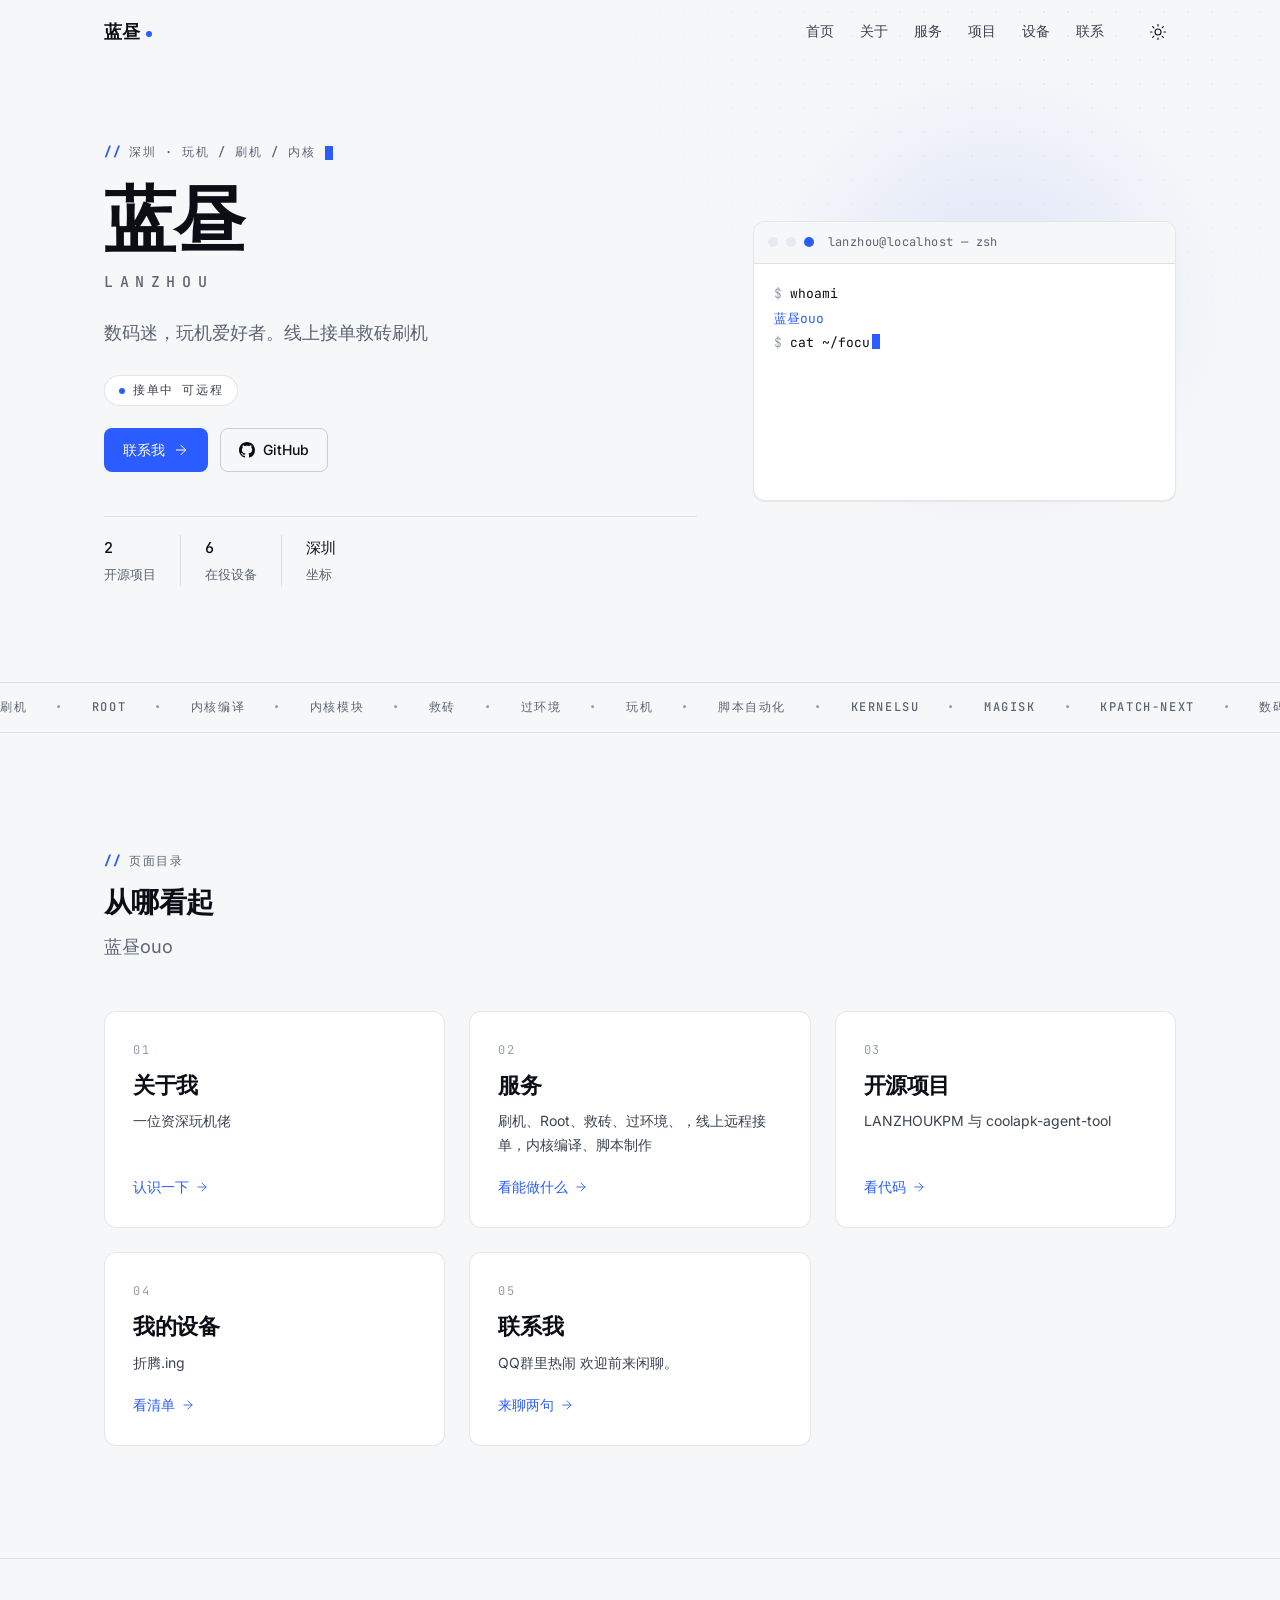
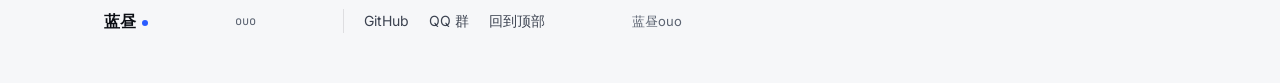
<file: index.html>
<!DOCTYPE html><html lang="zh-CN" data-theme="light"><head><meta charset="utf-8"><meta name="viewport" content="width=device-width, initial-scale=1"><title>蓝昼的个人网站</title><meta name="description" content="蓝昼的个人网站：玩机、刷机、内核编译与数码折腾。线上接刷机 / Root / 救砖 / 过环境 / 内核编译 / 软件脚本制作。"><meta name="color-scheme" content="light dark"><meta name="theme-color" content="#f6f7f9" media="(prefers-color-scheme: light)"><meta name="theme-color" content="#06080d" media="(prefers-color-scheme: dark)"><meta name="author" content="蓝昼"><meta property="og:title" content="蓝昼的个人网站 - LANZHOU"><meta property="og:description" content="蓝昼（LANZHOU）的个人网站：玩机、刷机、内核编译与数码折腾。线上承接刷机 / Root / 救砖 / 过环境 / 内核编译 / 软件脚本制作。"><meta property="og:type" content="website"><link rel="icon" type="image/svg+xml" href="/favicon.svg"><script>
      (function () {
        var root = document.documentElement;
        root.classList.add('js');
        try {
          var stored = localStorage.getItem('lz-theme');
          var theme =
            stored === 'light' || stored === 'dark'
              ? stored
              : window.matchMedia('(prefers-color-scheme: dark)').matches
                ? 'dark'
                : 'light';
          root.dataset.theme = theme;
        } catch (error) {
          /* keep the default light theme */
        }
      })();
    </script><meta name="astro-view-transitions-enabled" content="true"><meta name="astro-view-transitions-fallback" content="animate"><script type="module" src="/_astro/ClientRouter.astro_astro_type_script_index_0_lang.CYDbzu1r.js"></script><link rel="stylesheet" href="/_astro/Footer.B8YaAHz7.css"></head><body><a class="skip-link" href="#main">跳到主要内容</a><header data-astro-transition-persist="nav" class="nav" id="nav"><div class="container nav__inner"><a class="nav__logo" href="/" aria-label="蓝昼 · 回到首页">蓝昼<span class="nav__dot" aria-hidden="true"></span></a><nav class="nav__links" aria-label="主导航"><a class="nav__link is-active" href="/" aria-current="page">首页</a><a class="nav__link" href="/about">关于</a><a class="nav__link" href="/services">服务</a><a class="nav__link" href="/projects">项目</a><a class="nav__link" href="/devices">设备</a><a class="nav__link" href="/contact">联系</a><span class="nav__underline" aria-hidden="true"></span></nav><div class="nav__actions"><button class="icon-btn theme-toggle js-theme-toggle" type="button" aria-label="切换明暗主题" aria-pressed="false"><svg class="icon-sun" width="18" height="18" viewBox="0 0 24 24" fill="none" stroke="currentColor" stroke-width="1.5" stroke-linecap="round" stroke-linejoin="round" aria-hidden="true"><circle cx="12" cy="12" r="4" />
  <path d="M12 2v2" />
  <path d="M12 20v2" />
  <path d="m4.93 4.93 1.41 1.41" />
  <path d="m17.66 17.66 1.41 1.41" />
  <path d="M2 12h2" />
  <path d="M20 12h2" />
  <path d="m6.34 17.66-1.41 1.41" />
  <path d="m19.07 4.93-1.41 1.41" /></svg><svg class="icon-moon" width="18" height="18" viewBox="0 0 24 24" fill="none" stroke="currentColor" stroke-width="1.5" stroke-linecap="round" stroke-linejoin="round" aria-hidden="true"><path d="M20.985 12.486a9 9 0 1 1-9.473-9.472c.405-.022.617.46.402.803a6 6 0 0 0 8.268 8.268c.344-.215.825-.004.803.401" /></svg></button><button class="icon-btn nav__burger" id="navBurger" type="button" aria-label="打开菜单" aria-expanded="false" aria-controls="menuSheet"><span class="burger-lines" aria-hidden="true"><span></span><span></span></span></button></div></div></header><div class="menu-sheet" id="menuSheet"><a class="menu-sheet__link is-active" style="--i:0" href="/" aria-current="page">首页</a><a class="menu-sheet__link" style="--i:1" href="/about">关于</a><a class="menu-sheet__link" style="--i:2" href="/services">服务</a><a class="menu-sheet__link" style="--i:3" href="/projects">项目</a><a class="menu-sheet__link" style="--i:4" href="/devices">设备</a><a class="menu-sheet__link" style="--i:5" href="/contact">联系</a><div class="menu-sheet__foot"><span class="menu-sheet__foot-label">亮色 / 深色</span><button class="icon-btn theme-toggle js-theme-toggle" type="button" aria-label="切换明暗主题" aria-pressed="false"><svg class="icon-sun" width="18" height="18" viewBox="0 0 24 24" fill="none" stroke="currentColor" stroke-width="1.5" stroke-linecap="round" stroke-linejoin="round" aria-hidden="true"><circle cx="12" cy="12" r="4" />
  <path d="M12 2v2" />
  <path d="M12 20v2" />
  <path d="m4.93 4.93 1.41 1.41" />
  <path d="m17.66 17.66 1.41 1.41" />
  <path d="M2 12h2" />
  <path d="M20 12h2" />
  <path d="m6.34 17.66-1.41 1.41" />
  <path d="m19.07 4.93-1.41 1.41" /></svg><svg class="icon-moon" width="18" height="18" viewBox="0 0 24 24" fill="none" stroke="currentColor" stroke-width="1.5" stroke-linecap="round" stroke-linejoin="round" aria-hidden="true"><path d="M20.985 12.486a9 9 0 1 1-9.473-9.472c.405-.022.617.46.402.803a6 6 0 0 0 8.268 8.268c.344-.215.825-.004.803.401" /></svg></button></div></div><main id="main" tabindex="-1"><section class="hero" id="top"><div class="hero__grid-bg" aria-hidden="true"></div><div class="hero__glow" aria-hidden="true"></div><div class="container hero__inner"><div class="hero__lead"><p class="eyebrow eyebrow--cursor" data-reveal>深圳 · 玩机 / 刷机 / 内核</p><h1 class="hero__title" data-reveal style="--reveal-delay:1">蓝昼</h1><span class="hero__latin" data-reveal style="--reveal-delay:2">LANZHOU</span><p class="hero__sub" data-reveal style="--reveal-delay:3">数码迷，玩机爱好者。线上接单救砖刷机</p><div class="hero__status" data-reveal style="--reveal-delay:4"><button class="status-pill" type="button" data-copy="3752279897" data-copy-label="QQ 号" title="点击复制 QQ：3752279897"><span class="status-pill__dot" aria-hidden="true"></span>接单中 可远程</button></div><div class="hero__cta" data-reveal style="--reveal-delay:5"><a class="btn btn--primary" href="/contact">联系我<svg class="btn__arrow" width="16" height="16" viewBox="0 0 24 24" fill="none" stroke="currentColor" stroke-width="1.5" stroke-linecap="round" stroke-linejoin="round" aria-hidden="true"><path d="M5 12h14" />
  <path d="m12 5 7 7-7 7" /></svg></a><a class="btn btn--secondary" href="https://github.com/LANZHOU-1" target="_blank" rel="noopener"><svg width="16" height="16" viewBox="0 0 16 16" fill="currentColor" aria-hidden="true"><path d="M8 0C3.58 0 0 3.58 0 8c0 3.54 2.29 6.53 5.47 7.59.4.07.55-.17.55-.38 0-.19-.01-.82-.01-1.49-2.01.37-2.53-.49-2.69-.94-.09-.23-.48-.94-.82-1.13-.28-.15-.68-.52-.01-.53.63-.01 1.08.58 1.23.82.72 1.21 1.87.87 2.33.66.07-.52.28-.87.51-1.07-1.78-.2-3.64-.89-3.64-3.95 0-.87.31-1.59.82-2.15-.08-.2-.36-1.02.08-2.12 0 0 .67-.21 2.2.82.64-.18 1.32-.27 2-.27s1.36.09 2 .27c1.53-1.04 2.2-.82 2.2-.82.44 1.1.16 1.92.08 2.12.51.56.82 1.27.82 2.15 0 3.07-1.87 3.75-3.65 3.95.29.25.54.73.54 1.48 0 1.07-.01 1.93-.01 2.2 0 .21.15.46.55.38A8.01 8.01 0 0 0 16 8c0-4.42-3.58-8-8-8Z"></path></svg>GitHub</a></div><div class="hero__stats" data-reveal style="--reveal-delay:6"><div class="hero__stat"><div class="hero__stat-value">2</div><div class="hero__stat-label">开源项目</div></div><div class="hero__stat"><div class="hero__stat-value">6</div><div class="hero__stat-label">在役设备</div></div><div class="hero__stat"><div class="hero__stat-value">深圳</div><div class="hero__stat-label">坐标</div></div></div></div><div class="terminal" data-reveal style="--reveal-delay:3"><div class="terminal__bar"><span class="terminal__dot"></span><span class="terminal__dot"></span><span class="terminal__dot terminal__dot--accent"></span><span class="terminal__title">lanzhou@localhost — zsh</span></div><div class="terminal__body" id="terminalBody" data-lines="[{&quot;cmd&quot;:&quot;whoami&quot;,&quot;out&quot;:&quot;蓝昼ouo&quot;,&quot;accent&quot;:true},{&quot;cmd&quot;:&quot;cat ~/focus.txt&quot;,&quot;out&quot;:&quot;数码 刷机 Root 过环境&quot;},{&quot;cmd&quot;:&quot;ls ~/devices/&quot;,&quot;out&quot;:&quot;find-x9s-pro  mi-14  mi-14  ace-6  mi-11-pro&quot;},{&quot;cmd&quot;:&quot;status&quot;,&quot;out&quot;:&quot;接单中&quot;}]"><div class="terminal__line"><span class="t-prompt">$ </span><span class="t-cmd">whoami</span></div><div class="terminal__line t-out t-accent">蓝昼ouo</div><div class="terminal__line"><span class="t-prompt">$ </span><span class="t-cmd">cat ~/focus.txt</span></div><div class="terminal__line t-out">救砖 刷机 Root 过环境</div><div class="terminal__line"><span class="t-prompt">$ </span><span class="t-cmd">ls ~/devices/</span></div><div class="terminal__line t-out">find-x9s-pro  mi-14  mi-14  ace-6  mi-11-pro</div><div class="terminal__line"><span class="t-prompt">$ </span><span class="t-cmd">status</span></div><div class="terminal__line t-out">接单中</div><div class="terminal__line"><span class="t-prompt">$ </span><span class="terminal__cursor"></span></div></div></div></div></section><div class="marquee" aria-hidden="true"><div class="marquee__track"><span class="marquee__item">刷机<span class="marquee__sep">•</span></span><span class="marquee__item">Root<span class="marquee__sep">•</span></span><span class="marquee__item">内核编译<span class="marquee__sep">•</span></span><span class="marquee__item">内核模块<span class="marquee__sep">•</span></span><span class="marquee__item">救砖<span class="marquee__sep">•</span></span><span class="marquee__item">过环境<span class="marquee__sep">•</span></span><span class="marquee__item">玩机<span class="marquee__sep">•</span></span><span class="marquee__item">脚本自动化<span class="marquee__sep">•</span></span><span class="marquee__item">KernelSU<span class="marquee__sep">•</span></span><span class="marquee__item">Magisk<span class="marquee__sep">•</span></span><span class="marquee__item">KPatch-Next<span class="marquee__sep">•</span></span><span class="marquee__item">数码<span class="marquee__sep">•</span></span><span class="marquee__item">刷机<span class="marquee__sep">•</span></span><span class="marquee__item">Root<span class="marquee__sep">•</span></span><span class="marquee__item">内核编译<span class="marquee__sep">•</span></span><span class="marquee__item">内核模块<span class="marquee__sep">•</span></span><span class="marquee__item">救砖<span class="marquee__sep">•</span></span><span class="marquee__item">过环境<span class="marquee__sep">•</span></span><span class="marquee__item">玩机<span class="marquee__sep">•</span></span><span class="marquee__item">脚本自动化<span class="marquee__sep">•</span></span><span class="marquee__item">KernelSU<span class="marquee__sep">•</span></span><span class="marquee__item">Magisk<span class="marquee__sep">•</span></span><span class="marquee__item">KPatch-Next<span class="marquee__sep">•</span></span><span class="marquee__item">数码<span class="marquee__sep">•</span></span></div></div><section class="section index"><div class="container"><div class="section-head" data-reveal><p class="eyebrow">页面目录</p><h2 class="section-title">从哪看起</h2><p class="section-sub">蓝昼ouo</p></div><div class="index-grid"><a class="index-card" href="/about" data-reveal style="--reveal-delay:0"><span class="index-card__n">01</span><span class="index-card__title">关于我</span><span class="index-card__desc">一位资深玩机佬</span><span class="index-card__go">认识一下<svg width="14" height="14" viewBox="0 0 24 24" fill="none" stroke="currentColor" stroke-width="1.5" stroke-linecap="round" stroke-linejoin="round" aria-hidden="true"><path d="M5 12h14" />
  <path d="m12 5 7 7-7 7" /></svg></span></a><a class="index-card" href="/services" data-reveal style="--reveal-delay:1"><span class="index-card__n">02</span><span class="index-card__title">服务</span><span class="index-card__desc">刷机、Root、救砖、过环境、，线上远程接单，内核编译、脚本制作</span><span class="index-card__go">看能做什么<svg width="14" height="14" viewBox="0 0 24 24" fill="none" stroke="currentColor" stroke-width="1.5" stroke-linecap="round" stroke-linejoin="round" aria-hidden="true"><path d="M5 12h14" />
  <path d="m12 5 7 7-7 7" /></svg></span></a><a class="index-card" href="/projects" data-reveal style="--reveal-delay:2"><span class="index-card__n">03</span><span class="index-card__title">开源项目</span><span class="index-card__desc">LANZHOUKPM 与 coolapk-agent-tool</span><span class="index-card__go">看代码<svg width="14" height="14" viewBox="0 0 24 24" fill="none" stroke="currentColor" stroke-width="1.5" stroke-linecap="round" stroke-linejoin="round" aria-hidden="true"><path d="M5 12h14" />
  <path d="m12 5 7 7-7 7" /></svg></span></a><a class="index-card" href="/devices" data-reveal style="--reveal-delay:0"><span class="index-card__n">04</span><span class="index-card__title">我的设备</span><span class="index-card__desc">折腾.ing</span><span class="index-card__go">看清单<svg width="14" height="14" viewBox="0 0 24 24" fill="none" stroke="currentColor" stroke-width="1.5" stroke-linecap="round" stroke-linejoin="round" aria-hidden="true"><path d="M5 12h14" />
  <path d="m12 5 7 7-7 7" /></svg></span></a><a class="index-card" href="/contact" data-reveal style="--reveal-delay:1"><span class="index-card__n">05</span><span class="index-card__title">联系我</span><span class="index-card__desc">QQ群里热闹 欢迎前来闲聊。</span><span class="index-card__go">来聊两句<svg width="14" height="14" viewBox="0 0 24 24" fill="none" stroke="currentColor" stroke-width="1.5" stroke-linecap="round" stroke-linejoin="round" aria-hidden="true"><path d="M5 12h14" />
  <path d="m12 5 7 7-7 7" /></svg></span></a></div></div></section></main><footer class="footer"><div class="container"><div class="footer__grid"><a class="footer__brand" href="/">蓝昼<span class="brand-dot" aria-hidden="true"></span></a><span class="footer__meta">ouo</span><div class="footer__links footer__links--routes"><a class="footer__link" href="https://github.com/LANZHOU-1" target="_blank" rel="noopener">GitHub</a><a class="footer__link" href="https://qm.qq.com/cgi-bin/qm/qr?k=FAzw1wKRV6R-6odhcSvSNSamWyo17o_5&amp;jump_from=webapi&amp;authKey=oeqmKlNpkUFIu+/Ma2nOqrueSHoh1JoUUSZ+VoMtCYi2a6aO78MT2yeQeweDq3gS" target="_blank" rel="noopener">QQ 群</a><button class="footer__link" type="button" data-toc-top>回到顶部</button></div><p class="footer__copy">蓝昼ouo</p></div></div></footer><div class="toast" id="toast" role="status" aria-live="polite"></div><script type="module" src="/_astro/BaseLayout.astro_astro_type_script_index_0_lang.CA8ISk42.js"></script></body></html>
</file>
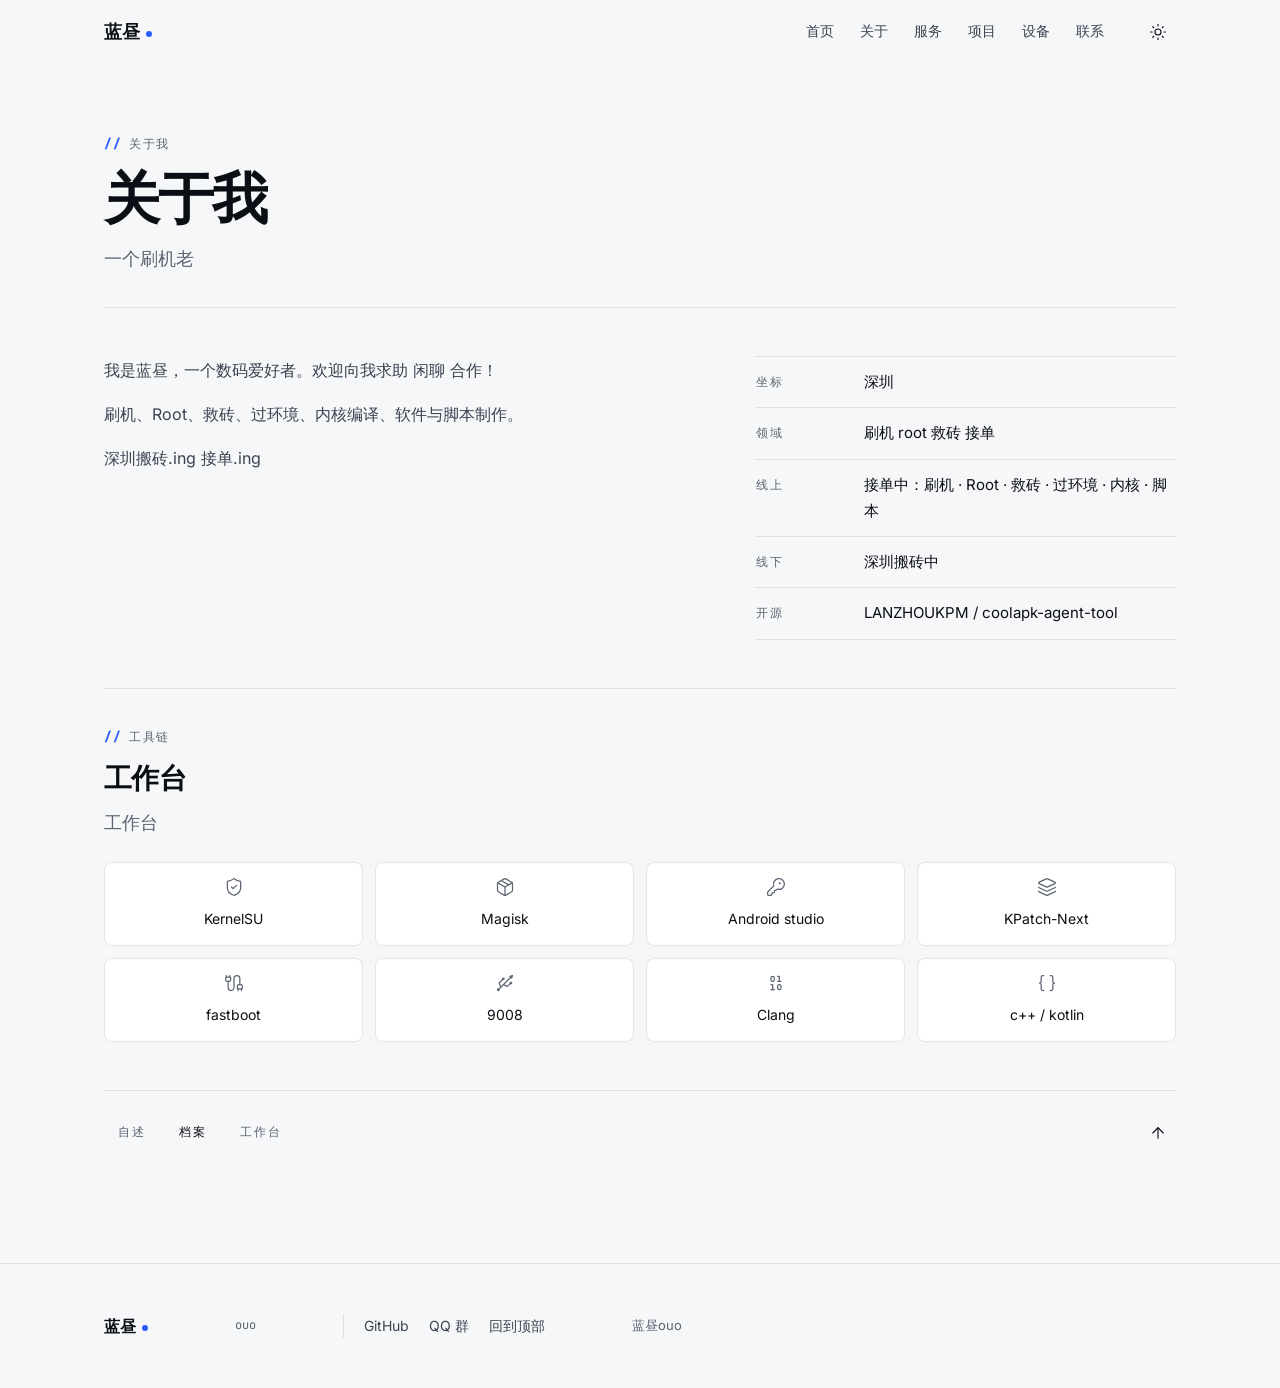
<file: about/index.html>
<!DOCTYPE html><html lang="zh-CN" data-theme="light"><head><meta charset="utf-8"><meta name="viewport" content="width=device-width, initial-scale=1"><title>关于我</title><meta name="description" content="蓝昼 玩机数码爱好者"><meta name="color-scheme" content="light dark"><meta name="theme-color" content="#f6f7f9" media="(prefers-color-scheme: light)"><meta name="theme-color" content="#06080d" media="(prefers-color-scheme: dark)"><meta name="author" content="蓝昼"><meta property="og:title" content="关于我"><meta property="og:description" content="蓝昼ouo"><meta property="og:type" content="website"><link rel="icon" type="image/svg+xml" href="/favicon.svg"><script>
      (function () {
        var root = document.documentElement;
        root.classList.add('js');
        try {
          var stored = localStorage.getItem('lz-theme');
          var theme =
            stored === 'light' || stored === 'dark'
              ? stored
              : window.matchMedia('(prefers-color-scheme: dark)').matches
                ? 'dark'
                : 'light';
          root.dataset.theme = theme;
        } catch (error) {
          /* keep the default light theme */
        }
      })();
    </script><meta name="astro-view-transitions-enabled" content="true"><meta name="astro-view-transitions-fallback" content="animate"><script type="module" src="/_astro/ClientRouter.astro_astro_type_script_index_0_lang.CYDbzu1r.js"></script><link rel="stylesheet" href="/_astro/Footer.B8YaAHz7.css"></head><body><a class="skip-link" href="#main">跳到主要内容</a><header data-astro-transition-persist="nav" class="nav" id="nav"><div class="container nav__inner"><a class="nav__logo" href="/" aria-label="蓝昼 · 回到首页">蓝昼<span class="nav__dot" aria-hidden="true"></span></a><nav class="nav__links" aria-label="主导航"><a class="nav__link" href="/">首页</a><a class="nav__link is-active" href="/about" aria-current="page">关于</a><a class="nav__link" href="/services">服务</a><a class="nav__link" href="/projects">项目</a><a class="nav__link" href="/devices">设备</a><a class="nav__link" href="/contact">联系</a><span class="nav__underline" aria-hidden="true"></span></nav><div class="nav__actions"><button class="icon-btn theme-toggle js-theme-toggle" type="button" aria-label="切换明暗主题" aria-pressed="false"><svg class="icon-sun" width="18" height="18" viewBox="0 0 24 24" fill="none" stroke="currentColor" stroke-width="1.5" stroke-linecap="round" stroke-linejoin="round" aria-hidden="true"><circle cx="12" cy="12" r="4" />
  <path d="M12 2v2" />
  <path d="M12 20v2" />
  <path d="m4.93 4.93 1.41 1.41" />
  <path d="m17.66 17.66 1.41 1.41" />
  <path d="M2 12h2" />
  <path d="M20 12h2" />
  <path d="m6.34 17.66-1.41 1.41" />
  <path d="m19.07 4.93-1.41 1.41" /></svg><svg class="icon-moon" width="18" height="18" viewBox="0 0 24 24" fill="none" stroke="currentColor" stroke-width="1.5" stroke-linecap="round" stroke-linejoin="round" aria-hidden="true"><path d="M20.985 12.486a9 9 0 1 1-9.473-9.472c.405-.022.617.46.402.803a6 6 0 0 0 8.268 8.268c.344-.215.825-.004.803.401" /></svg></button><button class="icon-btn nav__burger" id="navBurger" type="button" aria-label="打开菜单" aria-expanded="false" aria-controls="menuSheet"><span class="burger-lines" aria-hidden="true"><span></span><span></span></span></button></div></div></header><div class="menu-sheet" id="menuSheet"><a class="menu-sheet__link" style="--i:0" href="/">首页</a><a class="menu-sheet__link is-active" style="--i:1" href="/about" aria-current="page">关于</a><a class="menu-sheet__link" style="--i:2" href="/services">服务</a><a class="menu-sheet__link" style="--i:3" href="/projects">项目</a><a class="menu-sheet__link" style="--i:4" href="/devices">设备</a><a class="menu-sheet__link" style="--i:5" href="/contact">联系</a><div class="menu-sheet__foot"><span class="menu-sheet__foot-label">亮色 / 深色</span><button class="icon-btn theme-toggle js-theme-toggle" type="button" aria-label="切换明暗主题" aria-pressed="false"><svg class="icon-sun" width="18" height="18" viewBox="0 0 24 24" fill="none" stroke="currentColor" stroke-width="1.5" stroke-linecap="round" stroke-linejoin="round" aria-hidden="true"><circle cx="12" cy="12" r="4" />
  <path d="M12 2v2" />
  <path d="M12 20v2" />
  <path d="m4.93 4.93 1.41 1.41" />
  <path d="m17.66 17.66 1.41 1.41" />
  <path d="M2 12h2" />
  <path d="M20 12h2" />
  <path d="m6.34 17.66-1.41 1.41" />
  <path d="m19.07 4.93-1.41 1.41" /></svg><svg class="icon-moon" width="18" height="18" viewBox="0 0 24 24" fill="none" stroke="currentColor" stroke-width="1.5" stroke-linecap="round" stroke-linejoin="round" aria-hidden="true"><path d="M20.985 12.486a9 9 0 1 1-9.473-9.472c.405-.022.617.46.402.803a6 6 0 0 0 8.268 8.268c.344-.215.825-.004.803.401" /></svg></button></div></div><main id="main" tabindex="-1"><section><div class="container"><header class="page-head"><p class="eyebrow">关于我</p><h1 class="page-head__title">关于我</h1><p class="page-head__lede">一个刷机老</p></header><div class="page-body"><div class="about__grid"><div class="about__prose" id="story" data-reveal><p>我是蓝昼，一个数码爱好者。欢迎向我求助 闲聊 合作！</p><p>刷机、Root、救砖、过环境、内核编译、软件与脚本制作。</p><p>深圳搬砖.ing 接单.ing</p></div><div class="about__facts" id="facts" data-reveal style="--reveal-delay:1"><div class="fact"><span class="fact__label">坐标</span><span class="fact__value">深圳</span></div><div class="fact"><span class="fact__label">领域</span><span class="fact__value">刷机 root 救砖 接单</span></div><div class="fact"><span class="fact__label">线上</span><span class="fact__value">接单中：刷机 · Root · 救砖 · 过环境 · 内核 · 脚本</span></div><div class="fact"><span class="fact__label">线下</span><span class="fact__value">深圳搬砖中</span></div><div class="fact"><span class="fact__label">开源</span><span class="fact__value">LANZHOUKPM / coolapk-agent-tool</span></div></div></div><div class="about__toolchain" id="toolchain" data-reveal><p class="eyebrow">工具链</p><h2 class="section-title">工作台</h2><p class="section-sub">工作台</p><ul class="tool-grid" role="list"><li class="tool-tile"><span class="tool-tile__icon"><svg width="20" height="20" viewBox="0 0 24 24" fill="none" stroke="currentColor" stroke-width="1.5" stroke-linecap="round" stroke-linejoin="round" aria-hidden="true"><path d="M20 13c0 5-3.5 7.5-7.66 8.95a1 1 0 0 1-.67-.01C7.5 20.5 4 18 4 13V6a1 1 0 0 1 1-1c2 0 4.5-1.2 6.24-2.72a1.17 1.17 0 0 1 1.52 0C14.51 3.81 17 5 19 5a1 1 0 0 1 1 1z" />
  <path d="m9 12 2 2 4-4" /></svg></span><span class="tool-tile__name">KernelSU</span></li><li class="tool-tile"><span class="tool-tile__icon"><svg width="20" height="20" viewBox="0 0 24 24" fill="none" stroke="currentColor" stroke-width="1.5" stroke-linecap="round" stroke-linejoin="round" aria-hidden="true"><path d="M11 21.73a2 2 0 0 0 2 0l7-4A2 2 0 0 0 21 16V8a2 2 0 0 0-1-1.73l-7-4a2 2 0 0 0-2 0l-7 4A2 2 0 0 0 3 8v8a2 2 0 0 0 1 1.73z" />
  <path d="M12 22V12" />
  <polyline points="3.29 7 12 12 20.71 7" />
  <path d="m7.5 4.27 9 5.15" /></svg></span><span class="tool-tile__name">Magisk</span></li><li class="tool-tile"><span class="tool-tile__icon"><svg width="20" height="20" viewBox="0 0 24 24" fill="none" stroke="currentColor" stroke-width="1.5" stroke-linecap="round" stroke-linejoin="round" aria-hidden="true"><path d="M2.586 17.414A2 2 0 0 0 2 18.828V21a1 1 0 0 0 1 1h3a1 1 0 0 0 1-1v-1a1 1 0 0 1 1-1h1a1 1 0 0 0 1-1v-1a1 1 0 0 1 1-1h.172a2 2 0 0 0 1.414-.586l.814-.814a6.5 6.5 0 1 0-4-4z" />
  <circle cx="16.5" cy="7.5" r=".5" fill="currentColor" /></svg></span><span class="tool-tile__name">Android studio</span></li><li class="tool-tile"><span class="tool-tile__icon"><svg width="20" height="20" viewBox="0 0 24 24" fill="none" stroke="currentColor" stroke-width="1.5" stroke-linecap="round" stroke-linejoin="round" aria-hidden="true"><path d="M12.83 2.18a2 2 0 0 0-1.66 0L2.6 6.08a1 1 0 0 0 0 1.83l8.58 3.91a2 2 0 0 0 1.66 0l8.58-3.9a1 1 0 0 0 0-1.83z" />
  <path d="M2 12a1 1 0 0 0 .58.91l8.6 3.91a2 2 0 0 0 1.65 0l8.58-3.9A1 1 0 0 0 22 12" />
  <path d="M2 17a1 1 0 0 0 .58.91l8.6 3.91a2 2 0 0 0 1.65 0l8.58-3.9A1 1 0 0 0 22 17" /></svg></span><span class="tool-tile__name">KPatch-Next</span></li><li class="tool-tile"><span class="tool-tile__icon"><svg width="20" height="20" viewBox="0 0 24 24" fill="none" stroke="currentColor" stroke-width="1.5" stroke-linecap="round" stroke-linejoin="round" aria-hidden="true"><path d="M17 19a1 1 0 0 1-1-1v-2a2 2 0 0 1 2-2h2a2 2 0 0 1 2 2v2a1 1 0 0 1-1 1z" />
  <path d="M17 21v-2" />
  <path d="M19 14V6.5a1 1 0 0 0-7 0v11a1 1 0 0 1-7 0V10" />
  <path d="M21 21v-2" />
  <path d="M3 5V3" />
  <path d="M4 10a2 2 0 0 1-2-2V6a1 1 0 0 1 1-1h4a1 1 0 0 1 1 1v2a2 2 0 0 1-2 2z" />
  <path d="M7 5V3" /></svg></span><span class="tool-tile__name">fastboot</span></li><li class="tool-tile"><span class="tool-tile__icon"><svg width="20" height="20" viewBox="0 0 24 24" fill="none" stroke="currentColor" stroke-width="1.5" stroke-linecap="round" stroke-linejoin="round" aria-hidden="true"><circle cx="10" cy="7" r="1" />
  <circle cx="4" cy="20" r="1" />
  <path d="M4.7 19.3 19 5" />
  <path d="m21 3-3 1 2 2Z" />
  <path d="M9.26 7.68 5 12l2 5" />
  <path d="m10 14 5 2 3.5-3.5" />
  <path d="m18 12 1-1 1 1-1 1Z" /></svg></span><span class="tool-tile__name">9008</span></li><li class="tool-tile"><span class="tool-tile__icon"><svg width="20" height="20" viewBox="0 0 24 24" fill="none" stroke="currentColor" stroke-width="1.5" stroke-linecap="round" stroke-linejoin="round" aria-hidden="true"><rect x="14" y="14" width="4" height="6" rx="2" />
  <rect x="6" y="4" width="4" height="6" rx="2" />
  <path d="M6 20h4" />
  <path d="M14 10h4" />
  <path d="M6 14h2v6" />
  <path d="M14 4h2v6" /></svg></span><span class="tool-tile__name">Clang</span></li><li class="tool-tile"><span class="tool-tile__icon"><svg width="20" height="20" viewBox="0 0 24 24" fill="none" stroke="currentColor" stroke-width="1.5" stroke-linecap="round" stroke-linejoin="round" aria-hidden="true"><path d="M8 3H7a2 2 0 0 0-2 2v5a2 2 0 0 1-2 2 2 2 0 0 1 2 2v5c0 1.1.9 2 2 2h1" />
  <path d="M16 21h1a2 2 0 0 0 2-2v-5c0-1.1.9-2 2-2a2 2 0 0 1-2-2V5a2 2 0 0 0-2-2h-1" /></svg></span><span class="tool-tile__name">c++ / kotlin</span></li></ul></div><nav class="page-toc" aria-label="本页目录" data-toc><ul class="page-toc__list" role="list"><li><a class="page-toc__link" href="#story" data-toc-link="#story">自述</a></li><li><a class="page-toc__link" href="#facts" data-toc-link="#facts">档案</a></li><li><a class="page-toc__link" href="#toolchain" data-toc-link="#toolchain">工作台</a></li></ul><button class="icon-btn page-toc__top" type="button" data-toc-top aria-label="回到顶部"><svg width="16" height="16" viewBox="0 0 24 24" fill="none" stroke="currentColor" stroke-width="1.5" stroke-linecap="round" stroke-linejoin="round" aria-hidden="true"><path d="m5 12 7-7 7 7" />
  <path d="M12 19V5" /></svg></button></nav></div></div></section></main><footer class="footer"><div class="container"><div class="footer__grid"><a class="footer__brand" href="/">蓝昼<span class="brand-dot" aria-hidden="true"></span></a><span class="footer__meta">ouo</span><div class="footer__links footer__links--routes"><a class="footer__link" href="https://github.com/LANZHOU-1" target="_blank" rel="noopener">GitHub</a><a class="footer__link" href="https://qm.qq.com/cgi-bin/qm/qr?k=FAzw1wKRV6R-6odhcSvSNSamWyo17o_5&amp;jump_from=webapi&amp;authKey=oeqmKlNpkUFIu+/Ma2nOqrueSHoh1JoUUSZ+VoMtCYi2a6aO78MT2yeQeweDq3gS" target="_blank" rel="noopener">QQ 群</a><button class="footer__link" type="button" data-toc-top>回到顶部</button></div><p class="footer__copy">蓝昼ouo</p></div></div></footer><div class="toast" id="toast" role="status" aria-live="polite"></div><script type="module" src="/_astro/BaseLayout.astro_astro_type_script_index_0_lang.CA8ISk42.js"></script></body></html>
</file>
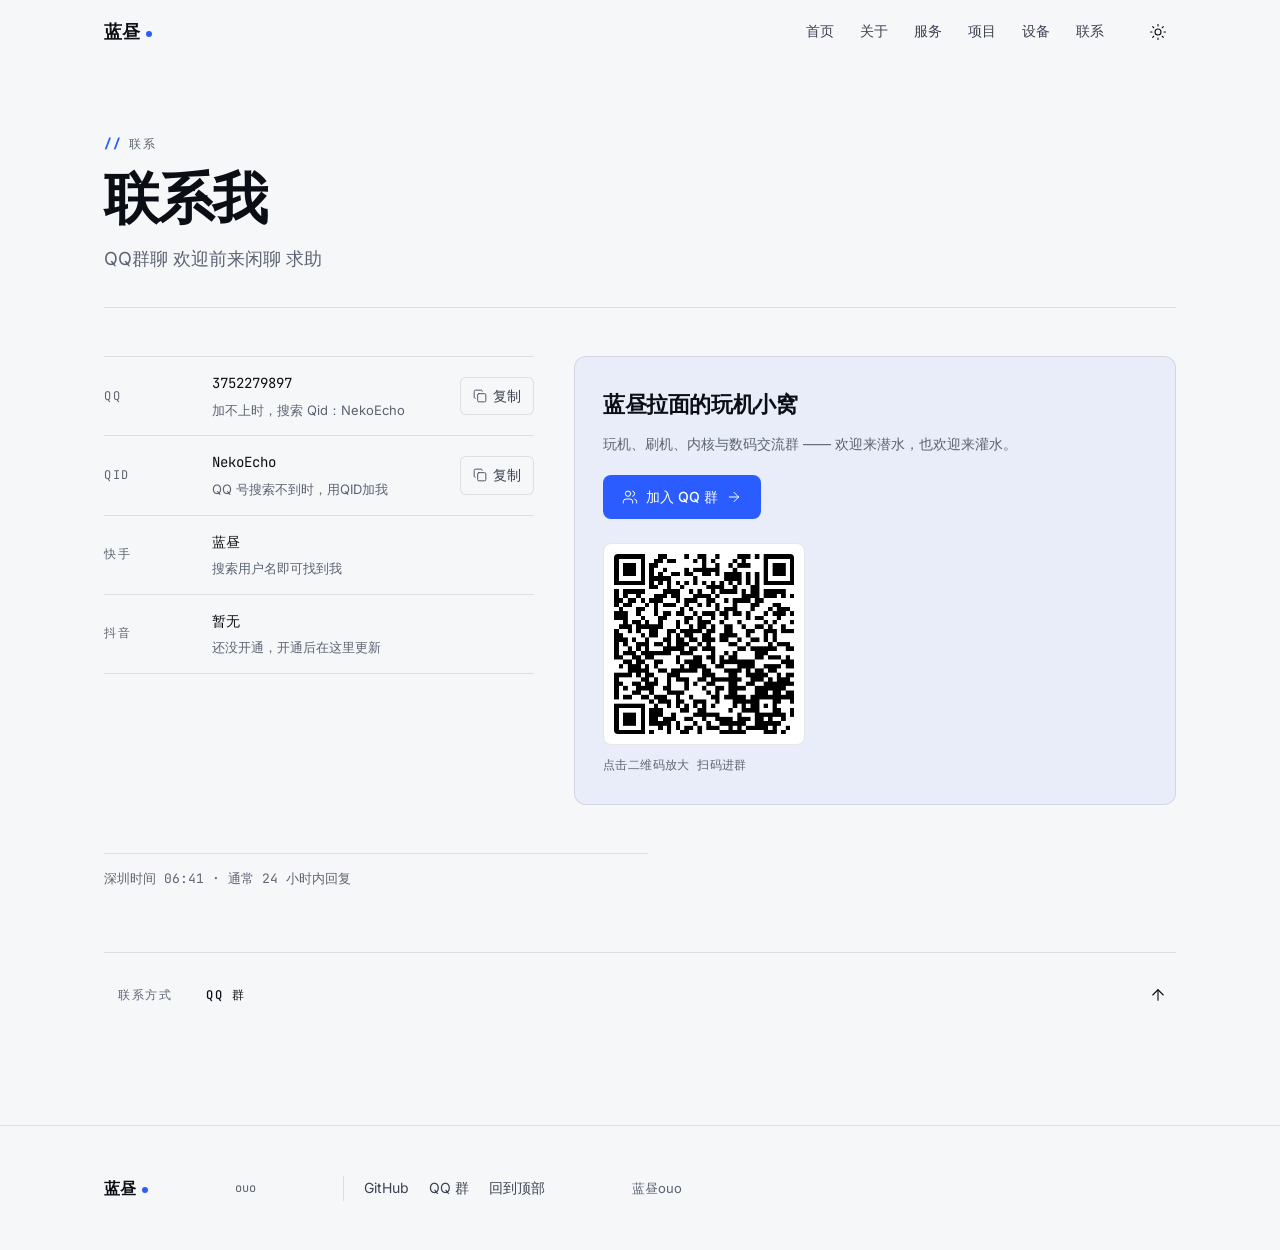
<file: contact/index.html>
<!DOCTYPE html><html lang="zh-CN" data-theme="light"><head><meta charset="utf-8"><meta name="viewport" content="width=device-width, initial-scale=1"><title>联系我</title><meta name="description" content="QQ 3752279897（Qid NekoEcho），QQ 群「蓝昼拉面的玩机小窝」。玩机、刷机、内核与数码交流，欢迎来聊。"><meta name="color-scheme" content="light dark"><meta name="theme-color" content="#f6f7f9" media="(prefers-color-scheme: light)"><meta name="theme-color" content="#06080d" media="(prefers-color-scheme: dark)"><meta name="author" content="蓝昼"><meta property="og:title" content="联系我"><meta property="og:description" content="QQ 3752279897（Qid NekoEcho），QQ 群「蓝昼拉面的玩机小窝」。玩机、刷机、内核与数码交流，欢迎来聊。"><meta property="og:type" content="website"><link rel="icon" type="image/svg+xml" href="/favicon.svg"><script>
      (function () {
        var root = document.documentElement;
        root.classList.add('js');
        try {
          var stored = localStorage.getItem('lz-theme');
          var theme =
            stored === 'light' || stored === 'dark'
              ? stored
              : window.matchMedia('(prefers-color-scheme: dark)').matches
                ? 'dark'
                : 'light';
          root.dataset.theme = theme;
        } catch (error) {
          /* keep the default light theme */
        }
      })();
    </script><meta name="astro-view-transitions-enabled" content="true"><meta name="astro-view-transitions-fallback" content="animate"><script type="module" src="/_astro/ClientRouter.astro_astro_type_script_index_0_lang.CYDbzu1r.js"></script><link rel="stylesheet" href="/_astro/Footer.B8YaAHz7.css"></head><body><a class="skip-link" href="#main">跳到主要内容</a><header data-astro-transition-persist="nav" class="nav" id="nav"><div class="container nav__inner"><a class="nav__logo" href="/" aria-label="蓝昼 · 回到首页">蓝昼<span class="nav__dot" aria-hidden="true"></span></a><nav class="nav__links" aria-label="主导航"><a class="nav__link" href="/">首页</a><a class="nav__link" href="/about">关于</a><a class="nav__link" href="/services">服务</a><a class="nav__link" href="/projects">项目</a><a class="nav__link" href="/devices">设备</a><a class="nav__link is-active" href="/contact" aria-current="page">联系</a><span class="nav__underline" aria-hidden="true"></span></nav><div class="nav__actions"><button class="icon-btn theme-toggle js-theme-toggle" type="button" aria-label="切换明暗主题" aria-pressed="false"><svg class="icon-sun" width="18" height="18" viewBox="0 0 24 24" fill="none" stroke="currentColor" stroke-width="1.5" stroke-linecap="round" stroke-linejoin="round" aria-hidden="true"><circle cx="12" cy="12" r="4" />
  <path d="M12 2v2" />
  <path d="M12 20v2" />
  <path d="m4.93 4.93 1.41 1.41" />
  <path d="m17.66 17.66 1.41 1.41" />
  <path d="M2 12h2" />
  <path d="M20 12h2" />
  <path d="m6.34 17.66-1.41 1.41" />
  <path d="m19.07 4.93-1.41 1.41" /></svg><svg class="icon-moon" width="18" height="18" viewBox="0 0 24 24" fill="none" stroke="currentColor" stroke-width="1.5" stroke-linecap="round" stroke-linejoin="round" aria-hidden="true"><path d="M20.985 12.486a9 9 0 1 1-9.473-9.472c.405-.022.617.46.402.803a6 6 0 0 0 8.268 8.268c.344-.215.825-.004.803.401" /></svg></button><button class="icon-btn nav__burger" id="navBurger" type="button" aria-label="打开菜单" aria-expanded="false" aria-controls="menuSheet"><span class="burger-lines" aria-hidden="true"><span></span><span></span></span></button></div></div></header><div class="menu-sheet" id="menuSheet"><a class="menu-sheet__link" style="--i:0" href="/">首页</a><a class="menu-sheet__link" style="--i:1" href="/about">关于</a><a class="menu-sheet__link" style="--i:2" href="/services">服务</a><a class="menu-sheet__link" style="--i:3" href="/projects">项目</a><a class="menu-sheet__link" style="--i:4" href="/devices">设备</a><a class="menu-sheet__link is-active" style="--i:5" href="/contact" aria-current="page">联系</a><div class="menu-sheet__foot"><span class="menu-sheet__foot-label">亮色 / 深色</span><button class="icon-btn theme-toggle js-theme-toggle" type="button" aria-label="切换明暗主题" aria-pressed="false"><svg class="icon-sun" width="18" height="18" viewBox="0 0 24 24" fill="none" stroke="currentColor" stroke-width="1.5" stroke-linecap="round" stroke-linejoin="round" aria-hidden="true"><circle cx="12" cy="12" r="4" />
  <path d="M12 2v2" />
  <path d="M12 20v2" />
  <path d="m4.93 4.93 1.41 1.41" />
  <path d="m17.66 17.66 1.41 1.41" />
  <path d="M2 12h2" />
  <path d="M20 12h2" />
  <path d="m6.34 17.66-1.41 1.41" />
  <path d="m19.07 4.93-1.41 1.41" /></svg><svg class="icon-moon" width="18" height="18" viewBox="0 0 24 24" fill="none" stroke="currentColor" stroke-width="1.5" stroke-linecap="round" stroke-linejoin="round" aria-hidden="true"><path d="M20.985 12.486a9 9 0 1 1-9.473-9.472c.405-.022.617.46.402.803a6 6 0 0 0 8.268 8.268c.344-.215.825-.004.803.401" /></svg></button></div></div><main id="main" tabindex="-1"><section><div class="container"><header class="page-head"><p class="eyebrow">联系</p><h1 class="page-head__title">联系我</h1><p class="page-head__lede">QQ群聊 欢迎前来闲聊 求助</p></header><div class="page-body"><div class="contact__grid"><div class="contact-list" id="channels" data-reveal><div class="contact-row"><span class="contact-row__label">QQ</span><div><div class="contact-row__value">3752279897</div><p class="contact-row__hint">加不上时，搜索 Qid：NekoEcho</p></div><button class="copy-btn" type="button" data-copy="3752279897" data-copy-label="QQ 号"><span class="icon-copy"><svg width="14" height="14" viewBox="0 0 24 24" fill="none" stroke="currentColor" stroke-width="1.5" stroke-linecap="round" stroke-linejoin="round" aria-hidden="true"><rect width="14" height="14" x="8" y="8" rx="2" ry="2" />
  <path d="M4 16c-1.1 0-2-.9-2-2V4c0-1.1.9-2 2-2h10c1.1 0 2 .9 2 2" /></svg></span><span class="icon-check"><svg width="14" height="14" viewBox="0 0 24 24" fill="none" stroke="currentColor" stroke-width="1.5" stroke-linecap="round" stroke-linejoin="round" aria-hidden="true"><path d="M20 6 9 17l-5-5" /></svg></span><span class="copy-btn__idle">复制</span><span class="copy-btn__done">已复制</span></button></div><div class="contact-row"><span class="contact-row__label">Qid</span><div><div class="contact-row__value">NekoEcho</div><p class="contact-row__hint">QQ 号搜索不到时，用QID加我</p></div><button class="copy-btn" type="button" data-copy="NekoEcho" data-copy-label="Qid"><span class="icon-copy"><svg width="14" height="14" viewBox="0 0 24 24" fill="none" stroke="currentColor" stroke-width="1.5" stroke-linecap="round" stroke-linejoin="round" aria-hidden="true"><rect width="14" height="14" x="8" y="8" rx="2" ry="2" />
  <path d="M4 16c-1.1 0-2-.9-2-2V4c0-1.1.9-2 2-2h10c1.1 0 2 .9 2 2" /></svg></span><span class="icon-check"><svg width="14" height="14" viewBox="0 0 24 24" fill="none" stroke="currentColor" stroke-width="1.5" stroke-linecap="round" stroke-linejoin="round" aria-hidden="true"><path d="M20 6 9 17l-5-5" /></svg></span><span class="copy-btn__idle">复制</span><span class="copy-btn__done">已复制</span></button></div><div class="contact-row"><span class="contact-row__label">快手</span><div><div class="contact-row__value">蓝昼</div><p class="contact-row__hint">搜索用户名即可找到我</p></div></div><div class="contact-row"><span class="contact-row__label">抖音</span><div><div class="contact-row__value">暂无</div><p class="contact-row__hint">还没开通，开通后在这里更新</p></div></div></div><div class="group-card" id="group" data-reveal style="--reveal-delay:1"><h2 class="group-card__name">蓝昼拉面的玩机小窝</h2><p class="group-card__desc">玩机、刷机、内核与数码交流群 —— 欢迎来潜水，也欢迎来灌水。</p><div class="group-card__actions"><a class="btn btn--primary" href="https://qm.qq.com/cgi-bin/qm/qr?k=FAzw1wKRV6R-6odhcSvSNSamWyo17o_5&amp;jump_from=webapi&amp;authKey=oeqmKlNpkUFIu+/Ma2nOqrueSHoh1JoUUSZ+VoMtCYi2a6aO78MT2yeQeweDq3gS" target="_blank" rel="noopener"><svg width="16" height="16" viewBox="0 0 24 24" fill="none" stroke="currentColor" stroke-width="1.5" stroke-linecap="round" stroke-linejoin="round" aria-hidden="true"><path d="M16 21v-2a4 4 0 0 0-4-4H6a4 4 0 0 0-4 4v2" />
  <path d="M16 3.128a4 4 0 0 1 0 7.744" />
  <path d="M22 21v-2a4 4 0 0 0-3-3.87" />
  <circle cx="9" cy="7" r="4" /></svg>加入 QQ 群<svg class="btn__arrow" width="16" height="16" viewBox="0 0 24 24" fill="none" stroke="currentColor" stroke-width="1.5" stroke-linecap="round" stroke-linejoin="round" aria-hidden="true"><path d="M5 12h14" />
  <path d="m12 5 7 7-7 7" /></svg></a></div><div class="group-card__qr"><button class="qr-frame" type="button" data-qr-open aria-label="放大查看 QQ 群二维码"><img src="/assets/qq-group-qr.png" alt="蓝昼拉面的玩机小窝 QQ 群二维码" width="180" height="180"></button><p class="group-card__qr-hint">点击二维码放大 扫码进群</p></div></div></div><p class="clock-strip" data-clock>深圳时间</p><nav class="page-toc" aria-label="本页目录" data-toc><ul class="page-toc__list" role="list"><li><a class="page-toc__link" href="#channels" data-toc-link="#channels">联系方式</a></li><li><a class="page-toc__link" href="#group" data-toc-link="#group">QQ 群</a></li></ul><button class="icon-btn page-toc__top" type="button" data-toc-top aria-label="回到顶部"><svg width="16" height="16" viewBox="0 0 24 24" fill="none" stroke="currentColor" stroke-width="1.5" stroke-linecap="round" stroke-linejoin="round" aria-hidden="true"><path d="m5 12 7-7 7 7" />
  <path d="M12 19V5" /></svg></button></nav></div></div></section><dialog class="qr-modal" id="qrModal" aria-label="QQ 群二维码"><div class="qr-modal__inner"><button class="icon-btn qr-modal__close" type="button" data-qr-close aria-label="关闭"><svg width="16" height="16" viewBox="0 0 24 24" fill="none" stroke="currentColor" stroke-width="1.5" stroke-linecap="round" aria-hidden="true"><path d="M6 6l12 12M18 6 6 18"></path></svg></button><img src="/assets/qq-group-qr.png" alt="蓝昼拉面的玩机小窝 QQ 群二维码（大图）" width="320" height="320"><p class="qr-modal__caption">扫码加入「蓝昼拉面的玩机小窝」</p></div></dialog></main><footer class="footer"><div class="container"><div class="footer__grid"><a class="footer__brand" href="/">蓝昼<span class="brand-dot" aria-hidden="true"></span></a><span class="footer__meta">ouo</span><div class="footer__links footer__links--routes"><a class="footer__link" href="https://github.com/LANZHOU-1" target="_blank" rel="noopener">GitHub</a><a class="footer__link" href="https://qm.qq.com/cgi-bin/qm/qr?k=FAzw1wKRV6R-6odhcSvSNSamWyo17o_5&amp;jump_from=webapi&amp;authKey=oeqmKlNpkUFIu+/Ma2nOqrueSHoh1JoUUSZ+VoMtCYi2a6aO78MT2yeQeweDq3gS" target="_blank" rel="noopener">QQ 群</a><button class="footer__link" type="button" data-toc-top>回到顶部</button></div><p class="footer__copy">蓝昼ouo</p></div></div></footer><div class="toast" id="toast" role="status" aria-live="polite"></div><script type="module" src="/_astro/BaseLayout.astro_astro_type_script_index_0_lang.CA8ISk42.js"></script></body></html>
</file>
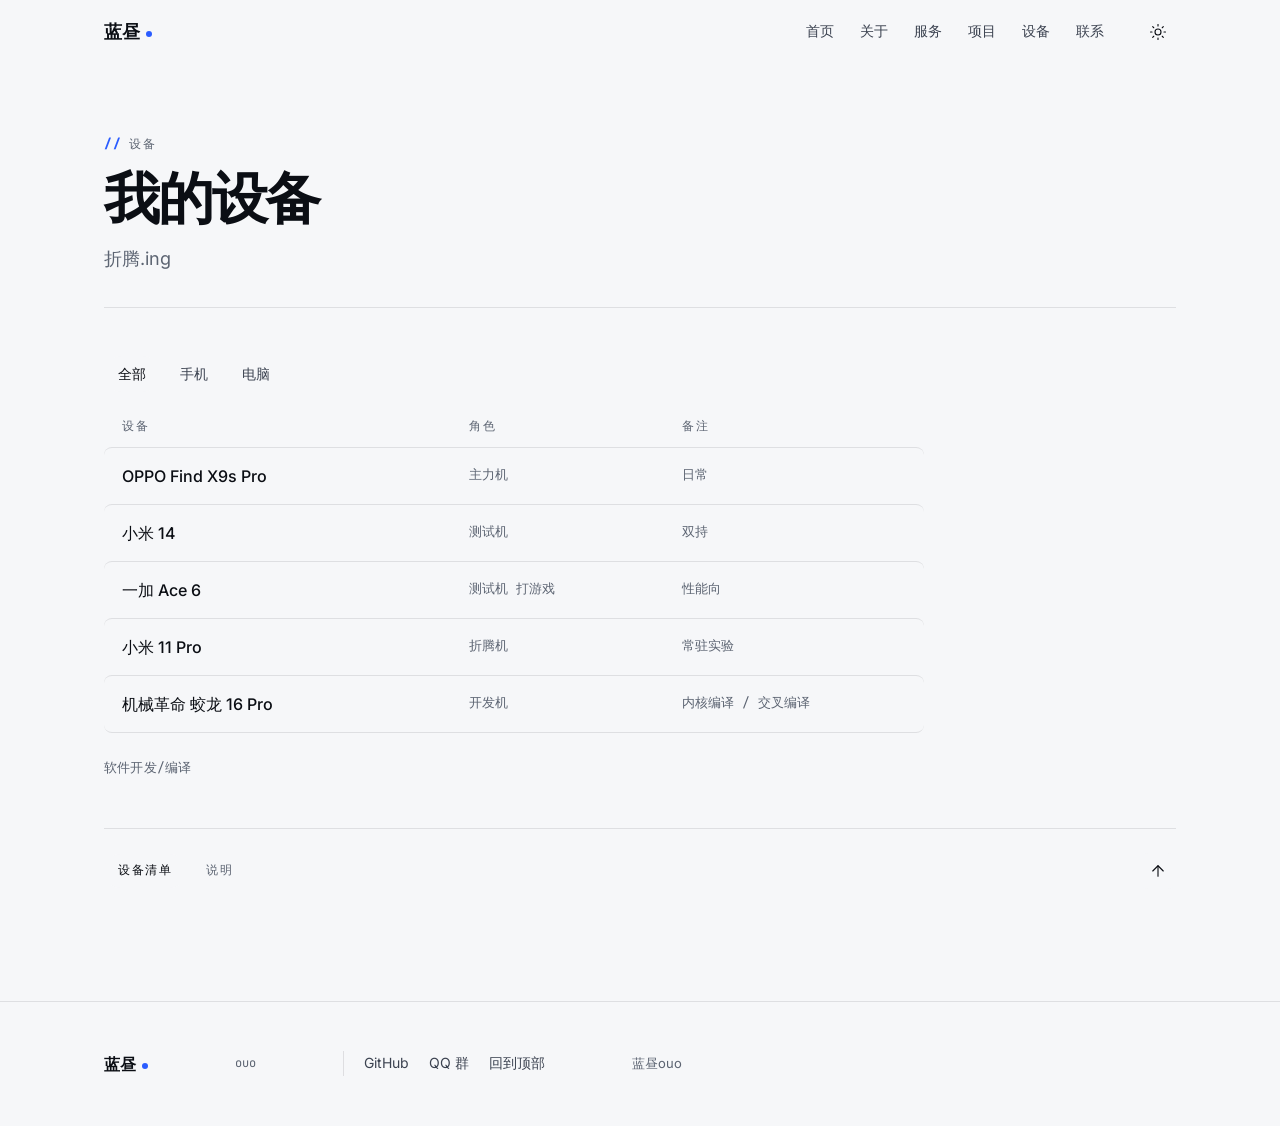
<file: devices/index.html>
<!DOCTYPE html><html lang="zh-CN" data-theme="light"><head><meta charset="utf-8"><meta name="viewport" content="width=device-width, initial-scale=1"><title>我的设备</title><meta name="description" content="OPPO Find X9s Pro、小米 14、一加 Ace 6、小米 11 Pro、机械革命蛟龙 16 Pro。"><meta name="color-scheme" content="light dark"><meta name="theme-color" content="#f6f7f9" media="(prefers-color-scheme: light)"><meta name="theme-color" content="#06080d" media="(prefers-color-scheme: dark)"><meta name="author" content="蓝昼"><meta property="og:title" content="我的设备"><meta property="og:description" content="OPPO Find X9s Pro、小米 14、一加 Ace 6、小米 11 Pro、机械革命蛟龙 16 Pro。"><meta property="og:type" content="website"><link rel="icon" type="image/svg+xml" href="/favicon.svg"><script>
      (function () {
        var root = document.documentElement;
        root.classList.add('js');
        try {
          var stored = localStorage.getItem('lz-theme');
          var theme =
            stored === 'light' || stored === 'dark'
              ? stored
              : window.matchMedia('(prefers-color-scheme: dark)').matches
                ? 'dark'
                : 'light';
          root.dataset.theme = theme;
        } catch (error) {
          /* keep the default light theme */
        }
      })();
    </script><meta name="astro-view-transitions-enabled" content="true"><meta name="astro-view-transitions-fallback" content="animate"><script type="module" src="/_astro/ClientRouter.astro_astro_type_script_index_0_lang.CYDbzu1r.js"></script><link rel="stylesheet" href="/_astro/Footer.B8YaAHz7.css"></head><body><a class="skip-link" href="#main">跳到主要内容</a><header data-astro-transition-persist="nav" class="nav" id="nav"><div class="container nav__inner"><a class="nav__logo" href="/" aria-label="蓝昼 · 回到首页">蓝昼<span class="nav__dot" aria-hidden="true"></span></a><nav class="nav__links" aria-label="主导航"><a class="nav__link" href="/">首页</a><a class="nav__link" href="/about">关于</a><a class="nav__link" href="/services">服务</a><a class="nav__link" href="/projects">项目</a><a class="nav__link is-active" href="/devices" aria-current="page">设备</a><a class="nav__link" href="/contact">联系</a><span class="nav__underline" aria-hidden="true"></span></nav><div class="nav__actions"><button class="icon-btn theme-toggle js-theme-toggle" type="button" aria-label="切换明暗主题" aria-pressed="false"><svg class="icon-sun" width="18" height="18" viewBox="0 0 24 24" fill="none" stroke="currentColor" stroke-width="1.5" stroke-linecap="round" stroke-linejoin="round" aria-hidden="true"><circle cx="12" cy="12" r="4" />
  <path d="M12 2v2" />
  <path d="M12 20v2" />
  <path d="m4.93 4.93 1.41 1.41" />
  <path d="m17.66 17.66 1.41 1.41" />
  <path d="M2 12h2" />
  <path d="M20 12h2" />
  <path d="m6.34 17.66-1.41 1.41" />
  <path d="m19.07 4.93-1.41 1.41" /></svg><svg class="icon-moon" width="18" height="18" viewBox="0 0 24 24" fill="none" stroke="currentColor" stroke-width="1.5" stroke-linecap="round" stroke-linejoin="round" aria-hidden="true"><path d="M20.985 12.486a9 9 0 1 1-9.473-9.472c.405-.022.617.46.402.803a6 6 0 0 0 8.268 8.268c.344-.215.825-.004.803.401" /></svg></button><button class="icon-btn nav__burger" id="navBurger" type="button" aria-label="打开菜单" aria-expanded="false" aria-controls="menuSheet"><span class="burger-lines" aria-hidden="true"><span></span><span></span></span></button></div></div></header><div class="menu-sheet" id="menuSheet"><a class="menu-sheet__link" style="--i:0" href="/">首页</a><a class="menu-sheet__link" style="--i:1" href="/about">关于</a><a class="menu-sheet__link" style="--i:2" href="/services">服务</a><a class="menu-sheet__link" style="--i:3" href="/projects">项目</a><a class="menu-sheet__link is-active" style="--i:4" href="/devices" aria-current="page">设备</a><a class="menu-sheet__link" style="--i:5" href="/contact">联系</a><div class="menu-sheet__foot"><span class="menu-sheet__foot-label">亮色 / 深色</span><button class="icon-btn theme-toggle js-theme-toggle" type="button" aria-label="切换明暗主题" aria-pressed="false"><svg class="icon-sun" width="18" height="18" viewBox="0 0 24 24" fill="none" stroke="currentColor" stroke-width="1.5" stroke-linecap="round" stroke-linejoin="round" aria-hidden="true"><circle cx="12" cy="12" r="4" />
  <path d="M12 2v2" />
  <path d="M12 20v2" />
  <path d="m4.93 4.93 1.41 1.41" />
  <path d="m17.66 17.66 1.41 1.41" />
  <path d="M2 12h2" />
  <path d="M20 12h2" />
  <path d="m6.34 17.66-1.41 1.41" />
  <path d="m19.07 4.93-1.41 1.41" /></svg><svg class="icon-moon" width="18" height="18" viewBox="0 0 24 24" fill="none" stroke="currentColor" stroke-width="1.5" stroke-linecap="round" stroke-linejoin="round" aria-hidden="true"><path d="M20.985 12.486a9 9 0 1 1-9.473-9.472c.405-.022.617.46.402.803a6 6 0 0 0 8.268 8.268c.344-.215.825-.004.803.401" /></svg></button></div></div><main id="main" tabindex="-1"><section><div class="container"><header class="page-head"><p class="eyebrow">设备</p><h1 class="page-head__title">我的设备</h1><p class="page-head__lede">折腾.ing</p></header><div class="page-body"><div class="devices__section" id="devices" data-reveal><div class="device-filter" role="group" aria-label="按设备类型筛选" data-device-filter><button class="pill-tab" type="button" data-filter-value="all" aria-pressed="true">全部</button><button class="pill-tab" type="button" data-filter-value="phone" aria-pressed="false">手机</button><button class="pill-tab" type="button" data-filter-value="computer" aria-pressed="false">电脑</button></div><div class="devices__ledger" data-device-ledger><div class="device-ledger__head" aria-hidden="true"><span>设备</span><span>角色</span><span>备注</span></div><div class="device-row" data-kind="phone"><span class="device-row__name">OPPO Find X9s Pro</span><span class="device-row__role">主力机</span><span class="device-row__note">日常</span></div><div class="device-row" data-kind="phone"><span class="device-row__name">小米 14</span><span class="device-row__role">测试机</span><span class="device-row__note">双持</span></div><div class="device-row" data-kind="phone"><span class="device-row__name">一加 Ace 6</span><span class="device-row__role">测试机 打游戏</span><span class="device-row__note">性能向</span></div><div class="device-row" data-kind="phone"><span class="device-row__name">小米 11 Pro</span><span class="device-row__role">折腾机</span><span class="device-row__note">常驻实验</span></div><div class="device-row" data-kind="computer"><span class="device-row__name">机械革命 蛟龙 16 Pro</span><span class="device-row__role">开发机</span><span class="device-row__note">内核编译 / 交叉编译</span></div></div></div><p class="devices__note" id="note" data-reveal>软件开发/编译</p><nav class="page-toc" aria-label="本页目录" data-toc><ul class="page-toc__list" role="list"><li><a class="page-toc__link" href="#devices" data-toc-link="#devices">设备清单</a></li><li><a class="page-toc__link" href="#note" data-toc-link="#note">说明</a></li></ul><button class="icon-btn page-toc__top" type="button" data-toc-top aria-label="回到顶部"><svg width="16" height="16" viewBox="0 0 24 24" fill="none" stroke="currentColor" stroke-width="1.5" stroke-linecap="round" stroke-linejoin="round" aria-hidden="true"><path d="m5 12 7-7 7 7" />
  <path d="M12 19V5" /></svg></button></nav></div></div></section></main><footer class="footer"><div class="container"><div class="footer__grid"><a class="footer__brand" href="/">蓝昼<span class="brand-dot" aria-hidden="true"></span></a><span class="footer__meta">ouo</span><div class="footer__links footer__links--routes"><a class="footer__link" href="https://github.com/LANZHOU-1" target="_blank" rel="noopener">GitHub</a><a class="footer__link" href="https://qm.qq.com/cgi-bin/qm/qr?k=FAzw1wKRV6R-6odhcSvSNSamWyo17o_5&amp;jump_from=webapi&amp;authKey=oeqmKlNpkUFIu+/Ma2nOqrueSHoh1JoUUSZ+VoMtCYi2a6aO78MT2yeQeweDq3gS" target="_blank" rel="noopener">QQ 群</a><button class="footer__link" type="button" data-toc-top>回到顶部</button></div><p class="footer__copy">蓝昼ouo</p></div></div></footer><div class="toast" id="toast" role="status" aria-live="polite"></div><script type="module" src="/_astro/BaseLayout.astro_astro_type_script_index_0_lang.CA8ISk42.js"></script></body></html>
</file>
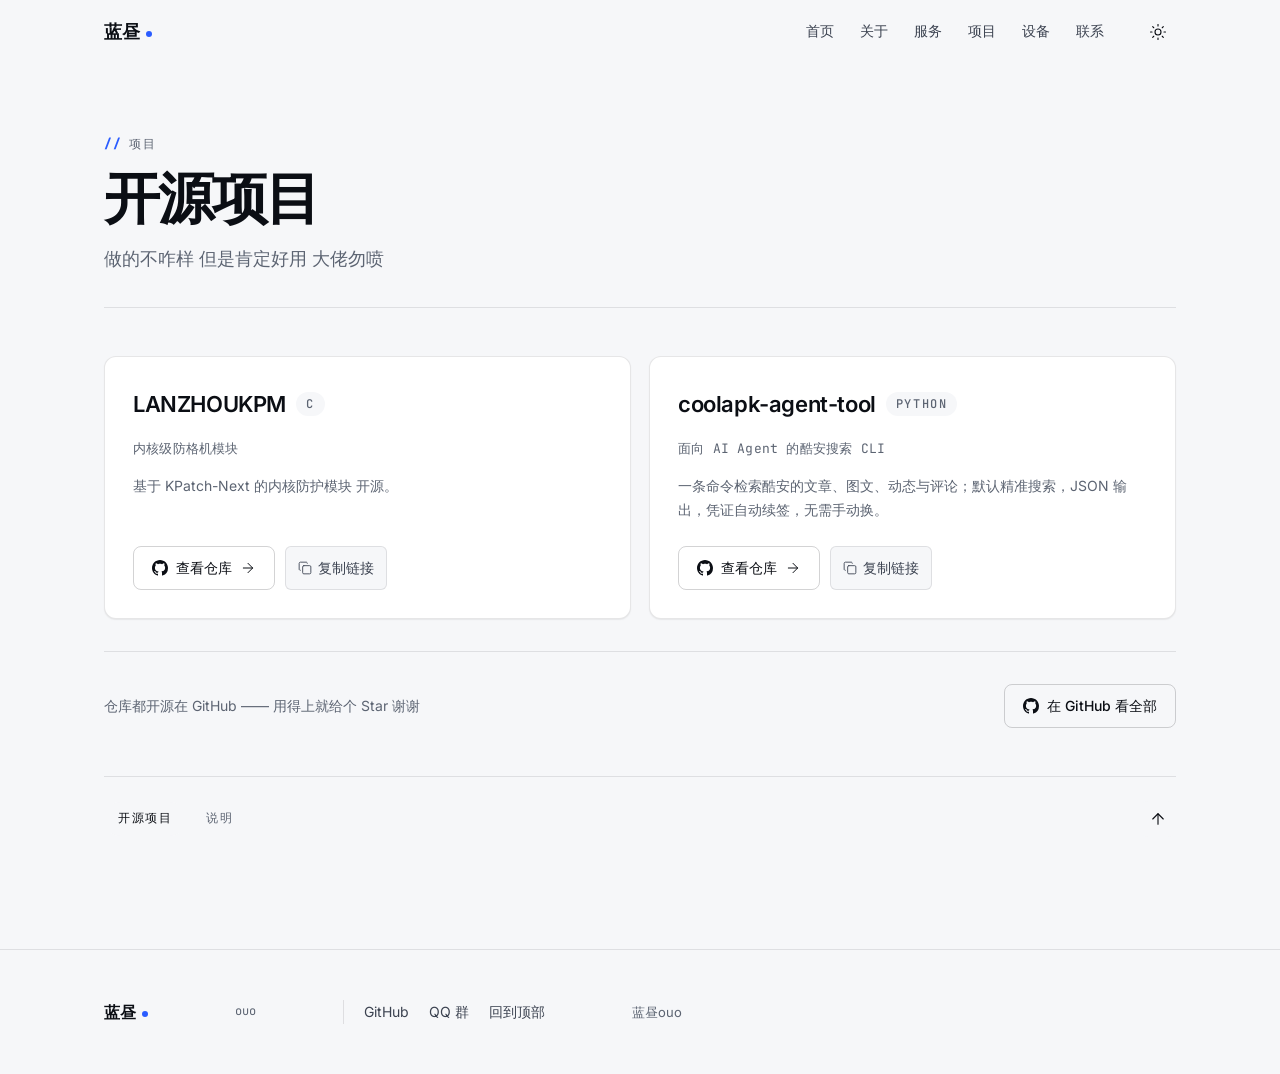
<file: projects/index.html>
<!DOCTYPE html><html lang="zh-CN" data-theme="light"><head><meta charset="utf-8"><meta name="viewport" content="width=device-width, initial-scale=1"><title>我的开源项目</title><meta name="description" content="LANZHOUKPM —— 基于 KPatch-Next 的内核防护模块；coolapk-agent-tool —— 面向 AI Agent 的酷安搜索 CLI。"><meta name="color-scheme" content="light dark"><meta name="theme-color" content="#f6f7f9" media="(prefers-color-scheme: light)"><meta name="theme-color" content="#06080d" media="(prefers-color-scheme: dark)"><meta name="author" content="蓝昼"><meta property="og:title" content="开源项目 · 蓝昼 LANZHOU"><meta property="og:description" content="LANZHOUKPM —— 基于 KPatch-Next 的内核防护模块；coolapk-agent-tool —— 面向 AI Agent 的酷安搜索 CLI。"><meta property="og:type" content="website"><link rel="icon" type="image/svg+xml" href="/favicon.svg"><script>
      (function () {
        var root = document.documentElement;
        root.classList.add('js');
        try {
          var stored = localStorage.getItem('lz-theme');
          var theme =
            stored === 'light' || stored === 'dark'
              ? stored
              : window.matchMedia('(prefers-color-scheme: dark)').matches
                ? 'dark'
                : 'light';
          root.dataset.theme = theme;
        } catch (error) {
          /* keep the default light theme */
        }
      })();
    </script><meta name="astro-view-transitions-enabled" content="true"><meta name="astro-view-transitions-fallback" content="animate"><script type="module" src="/_astro/ClientRouter.astro_astro_type_script_index_0_lang.CYDbzu1r.js"></script><link rel="stylesheet" href="/_astro/Footer.B8YaAHz7.css"></head><body><a class="skip-link" href="#main">跳到主要内容</a><header data-astro-transition-persist="nav" class="nav" id="nav"><div class="container nav__inner"><a class="nav__logo" href="/" aria-label="回到首页">蓝昼<span class="nav__dot" aria-hidden="true"></span></a><nav class="nav__links" aria-label="主导航"><a class="nav__link" href="/">首页</a><a class="nav__link" href="/about">关于</a><a class="nav__link" href="/services">服务</a><a class="nav__link is-active" href="/projects" aria-current="page">项目</a><a class="nav__link" href="/devices">设备</a><a class="nav__link" href="/contact">联系</a><span class="nav__underline" aria-hidden="true"></span></nav><div class="nav__actions"><button class="icon-btn theme-toggle js-theme-toggle" type="button" aria-label="切换明暗主题" aria-pressed="false"><svg class="icon-sun" width="18" height="18" viewBox="0 0 24 24" fill="none" stroke="currentColor" stroke-width="1.5" stroke-linecap="round" stroke-linejoin="round" aria-hidden="true"><circle cx="12" cy="12" r="4" />
  <path d="M12 2v2" />
  <path d="M12 20v2" />
  <path d="m4.93 4.93 1.41 1.41" />
  <path d="m17.66 17.66 1.41 1.41" />
  <path d="M2 12h2" />
  <path d="M20 12h2" />
  <path d="m6.34 17.66-1.41 1.41" />
  <path d="m19.07 4.93-1.41 1.41" /></svg><svg class="icon-moon" width="18" height="18" viewBox="0 0 24 24" fill="none" stroke="currentColor" stroke-width="1.5" stroke-linecap="round" stroke-linejoin="round" aria-hidden="true"><path d="M20.985 12.486a9 9 0 1 1-9.473-9.472c.405-.022.617.46.402.803a6 6 0 0 0 8.268 8.268c.344-.215.825-.004.803.401" /></svg></button><button class="icon-btn nav__burger" id="navBurger" type="button" aria-label="打开菜单" aria-expanded="false" aria-controls="menuSheet"><span class="burger-lines" aria-hidden="true"><span></span><span></span></span></button></div></div></header><div class="menu-sheet" id="menuSheet"><a class="menu-sheet__link" style="--i:0" href="/">首页</a><a class="menu-sheet__link" style="--i:1" href="/about">关于</a><a class="menu-sheet__link" style="--i:2" href="/services">服务</a><a class="menu-sheet__link is-active" style="--i:3" href="/projects" aria-current="page">项目</a><a class="menu-sheet__link" style="--i:4" href="/devices">设备</a><a class="menu-sheet__link" style="--i:5" href="/contact">联系</a><div class="menu-sheet__foot"><span class="menu-sheet__foot-label">亮色 / 深色</span><button class="icon-btn theme-toggle js-theme-toggle" type="button" aria-label="切换明暗主题" aria-pressed="false"><svg class="icon-sun" width="18" height="18" viewBox="0 0 24 24" fill="none" stroke="currentColor" stroke-width="1.5" stroke-linecap="round" stroke-linejoin="round" aria-hidden="true"><circle cx="12" cy="12" r="4" />
  <path d="M12 2v2" />
  <path d="M12 20v2" />
  <path d="m4.93 4.93 1.41 1.41" />
  <path d="m17.66 17.66 1.41 1.41" />
  <path d="M2 12h2" />
  <path d="M20 12h2" />
  <path d="m6.34 17.66-1.41 1.41" />
  <path d="m19.07 4.93-1.41 1.41" /></svg><svg class="icon-moon" width="18" height="18" viewBox="0 0 24 24" fill="none" stroke="currentColor" stroke-width="1.5" stroke-linecap="round" stroke-linejoin="round" aria-hidden="true"><path d="M20.985 12.486a9 9 0 1 1-9.473-9.472c.405-.022.617.46.402.803a6 6 0 0 0 8.268 8.268c.344-.215.825-.004.803.401" /></svg></button></div></div><main id="main" tabindex="-1"><section><div class="container"><header class="page-head"><p class="eyebrow">项目</p><h1 class="page-head__title">开源项目</h1><p class="page-head__lede">做的不咋样 但是肯定好用 大佬勿喷</p></header><div class="page-body"><div class="projects__grid" id="projects"><article class="project-card" data-reveal style="--reveal-delay:0"><div class="project-card__head"><h2 class="project-card__name">LANZHOUKPM</h2><span class="tag">C</span><span class="project-card__stars"></span></div><p class="project-card__tagline">内核级防格机模块</p><p class="card-desc">基于 KPatch-Next 的内核防护模块 开源。</p><div class="project-card__actions"><a class="btn btn--secondary" href="https://github.com/LANZHOU-1/LANZHOUKPM" target="_blank" rel="noopener"><svg width="16" height="16" viewBox="0 0 16 16" fill="currentColor" aria-hidden="true"><path d="M8 0C3.58 0 0 3.58 0 8c0 3.54 2.29 6.53 5.47 7.59.4.07.55-.17.55-.38 0-.19-.01-.82-.01-1.49-2.01.37-2.53-.49-2.69-.94-.09-.23-.48-.94-.82-1.13-.28-.15-.68-.52-.01-.53.63-.01 1.08.58 1.23.82.72 1.21 1.87.87 2.33.66.07-.52.28-.87.51-1.07-1.78-.2-3.64-.89-3.64-3.95 0-.87.31-1.59.82-2.15-.08-.2-.36-1.02.08-2.12 0 0 .67-.21 2.2.82.64-.18 1.32-.27 2-.27s1.36.09 2 .27c1.53-1.04 2.2-.82 2.2-.82.44 1.1.16 1.92.08 2.12.51.56.82 1.27.82 2.15 0 3.07-1.87 3.75-3.65 3.95.29.25.54.73.54 1.48 0 1.07-.01 1.93-.01 2.2 0 .21.15.46.55.38A8.01 8.01 0 0 0 16 8c0-4.42-3.58-8-8-8Z"></path></svg>查看仓库<svg class="btn__arrow" width="16" height="16" viewBox="0 0 24 24" fill="none" stroke="currentColor" stroke-width="1.5" stroke-linecap="round" stroke-linejoin="round" aria-hidden="true"><path d="M5 12h14" />
  <path d="m12 5 7 7-7 7" /></svg></a><button class="copy-btn" type="button" data-copy="https://github.com/LANZHOU-1/LANZHOUKPM" data-copy-label="仓库链接"><span class="icon-copy"><svg width="14" height="14" viewBox="0 0 24 24" fill="none" stroke="currentColor" stroke-width="1.5" stroke-linecap="round" stroke-linejoin="round" aria-hidden="true"><rect width="14" height="14" x="8" y="8" rx="2" ry="2" />
  <path d="M4 16c-1.1 0-2-.9-2-2V4c0-1.1.9-2 2-2h10c1.1 0 2 .9 2 2" /></svg></span><span class="icon-check"><svg width="14" height="14" viewBox="0 0 24 24" fill="none" stroke="currentColor" stroke-width="1.5" stroke-linecap="round" stroke-linejoin="round" aria-hidden="true"><path d="M20 6 9 17l-5-5" /></svg></span><span class="copy-btn__idle">复制链接</span><span class="copy-btn__done">已复制</span></button></div></article><article class="project-card" data-reveal style="--reveal-delay:1"><div class="project-card__head"><h2 class="project-card__name">coolapk-agent-tool</h2><span class="tag">Python</span><span class="project-card__stars"></span></div><p class="project-card__tagline">面向 AI Agent 的酷安搜索 CLI</p><p class="card-desc">一条命令检索酷安的文章、图文、动态与评论；默认精准搜索，JSON 输出，凭证自动续签，无需手动换。</p><div class="project-card__actions"><a class="btn btn--secondary" href="https://github.com/LANZHOU-1/coolapk-agent-tool" target="_blank" rel="noopener"><svg width="16" height="16" viewBox="0 0 16 16" fill="currentColor" aria-hidden="true"><path d="M8 0C3.58 0 0 3.58 0 8c0 3.54 2.29 6.53 5.47 7.59.4.07.55-.17.55-.38 0-.19-.01-.82-.01-1.49-2.01.37-2.53-.49-2.69-.94-.09-.23-.48-.94-.82-1.13-.28-.15-.68-.52-.01-.53.63-.01 1.08.58 1.23.82.72 1.21 1.87.87 2.33.66.07-.52.28-.87.51-1.07-1.78-.2-3.64-.89-3.64-3.95 0-.87.31-1.59.82-2.15-.08-.2-.36-1.02.08-2.12 0 0 .67-.21 2.2.82.64-.18 1.32-.27 2-.27s1.36.09 2 .27c1.53-1.04 2.2-.82 2.2-.82.44 1.1.16 1.92.08 2.12.51.56.82 1.27.82 2.15 0 3.07-1.87 3.75-3.65 3.95.29.25.54.73.54 1.48 0 1.07-.01 1.93-.01 2.2 0 .21.15.46.55.38A8.01 8.01 0 0 0 16 8c0-4.42-3.58-8-8-8Z"></path></svg>查看仓库<svg class="btn__arrow" width="16" height="16" viewBox="0 0 24 24" fill="none" stroke="currentColor" stroke-width="1.5" stroke-linecap="round" stroke-linejoin="round" aria-hidden="true"><path d="M5 12h14" />
  <path d="m12 5 7 7-7 7" /></svg></a><button class="copy-btn" type="button" data-copy="https://github.com/LANZHOU-1/coolapk-agent-tool" data-copy-label="仓库链接"><span class="icon-copy"><svg width="14" height="14" viewBox="0 0 24 24" fill="none" stroke="currentColor" stroke-width="1.5" stroke-linecap="round" stroke-linejoin="round" aria-hidden="true"><rect width="14" height="14" x="8" y="8" rx="2" ry="2" />
  <path d="M4 16c-1.1 0-2-.9-2-2V4c0-1.1.9-2 2-2h10c1.1 0 2 .9 2 2" /></svg></span><span class="icon-check"><svg width="14" height="14" viewBox="0 0 24 24" fill="none" stroke="currentColor" stroke-width="1.5" stroke-linecap="round" stroke-linejoin="round" aria-hidden="true"><path d="M20 6 9 17l-5-5" /></svg></span><span class="copy-btn__idle">复制链接</span><span class="copy-btn__done">已复制</span></button></div></article></div><div class="projects__foot" id="note" data-reveal><p class="projects__note">仓库都开源在 GitHub —— 用得上就给个 Star 谢谢</p><a class="btn btn--secondary" href="https://github.com/LANZHOU-1" target="_blank" rel="noopener"><svg width="16" height="16" viewBox="0 0 16 16" fill="currentColor" aria-hidden="true"><path d="M8 0C3.58 0 0 3.58 0 8c0 3.54 2.29 6.53 5.47 7.59.4.07.55-.17.55-.38 0-.19-.01-.82-.01-1.49-2.01.37-2.53-.49-2.69-.94-.09-.23-.48-.94-.82-1.13-.28-.15-.68-.52-.01-.53.63-.01 1.08.58 1.23.82.72 1.21 1.87.87 2.33.66.07-.52.28-.87.51-1.07-1.78-.2-3.64-.89-3.64-3.95 0-.87.31-1.59.82-2.15-.08-.2-.36-1.02.08-2.12 0 0 .67-.21 2.2.82.64-.18 1.32-.27 2-.27s1.36.09 2 .27c1.53-1.04 2.2-.82 2.2-.82.44 1.1.16 1.92.08 2.12.51.56.82 1.27.82 2.15 0 3.07-1.87 3.75-3.65 3.95.29.25.54.73.54 1.48 0 1.07-.01 1.93-.01 2.2 0 .21.15.46.55.38A8.01 8.01 0 0 0 16 8c0-4.42-3.58-8-8-8Z"></path></svg>在 GitHub 看全部</a></div><nav class="page-toc" aria-label="本页目录" data-toc><ul class="page-toc__list" role="list"><li><a class="page-toc__link" href="#projects" data-toc-link="#projects">开源项目</a></li><li><a class="page-toc__link" href="#note" data-toc-link="#note">说明</a></li></ul><button class="icon-btn page-toc__top" type="button" data-toc-top aria-label="回到顶部"><svg width="16" height="16" viewBox="0 0 24 24" fill="none" stroke="currentColor" stroke-width="1.5" stroke-linecap="round" stroke-linejoin="round" aria-hidden="true"><path d="m5 12 7-7 7 7" />
  <path d="M12 19V5" /></svg></button></nav></div></div></section></main><footer class="footer"><div class="container"><div class="footer__grid"><a class="footer__brand" href="/">蓝昼<span class="brand-dot" aria-hidden="true"></span></a><span class="footer__meta">ouo</span><div class="footer__links footer__links--routes"><a class="footer__link" href="https://github.com/LANZHOU-1" target="_blank" rel="noopener">GitHub</a><a class="footer__link" href="https://qm.qq.com/cgi-bin/qm/qr?k=FAzw1wKRV6R-6odhcSvSNSamWyo17o_5&amp;jump_from=webapi&amp;authKey=oeqmKlNpkUFIu+/Ma2nOqrueSHoh1JoUUSZ+VoMtCYi2a6aO78MT2yeQeweDq3gS" target="_blank" rel="noopener">QQ 群</a><button class="footer__link" type="button" data-toc-top>回到顶部</button></div><p class="footer__copy">蓝昼ouo</p></div></div></footer><div class="toast" id="toast" role="status" aria-live="polite"></div><script type="module" src="/_astro/BaseLayout.astro_astro_type_script_index_0_lang.CA8ISk42.js"></script></body></html>
</file>
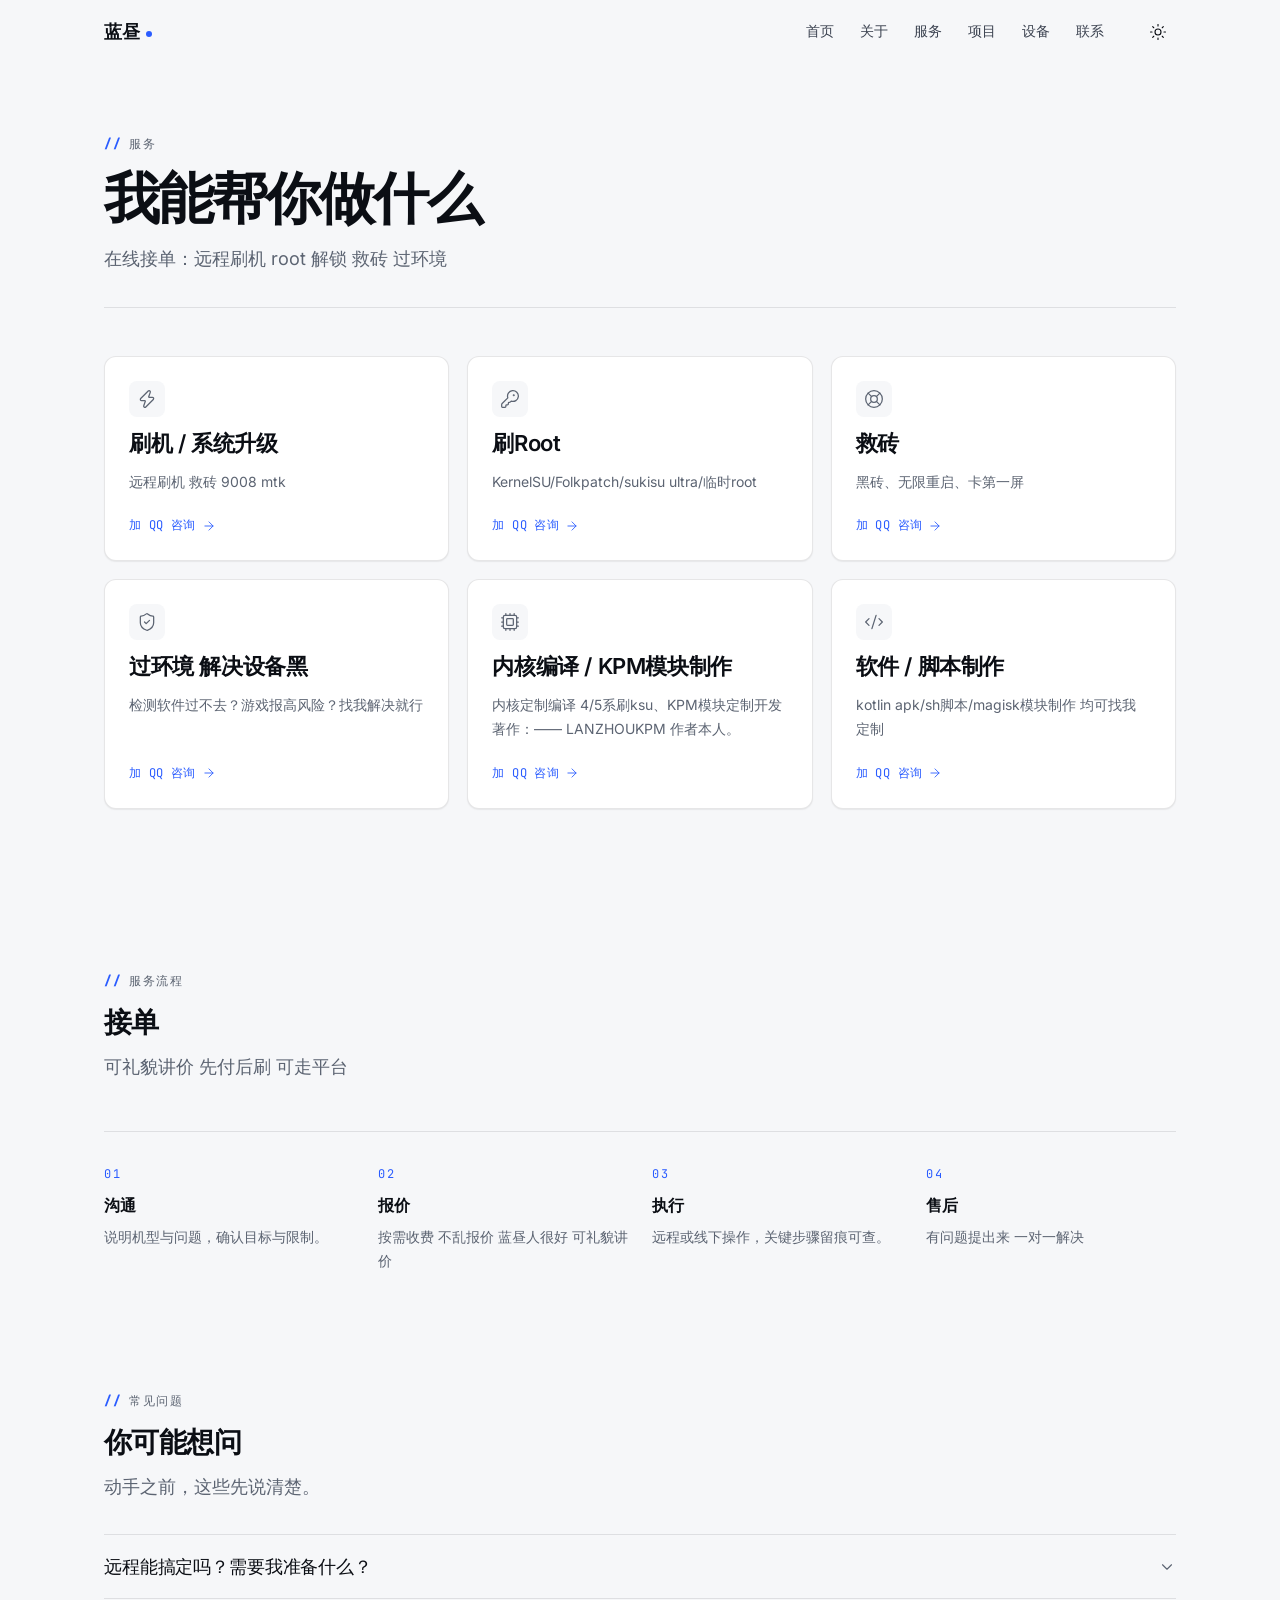
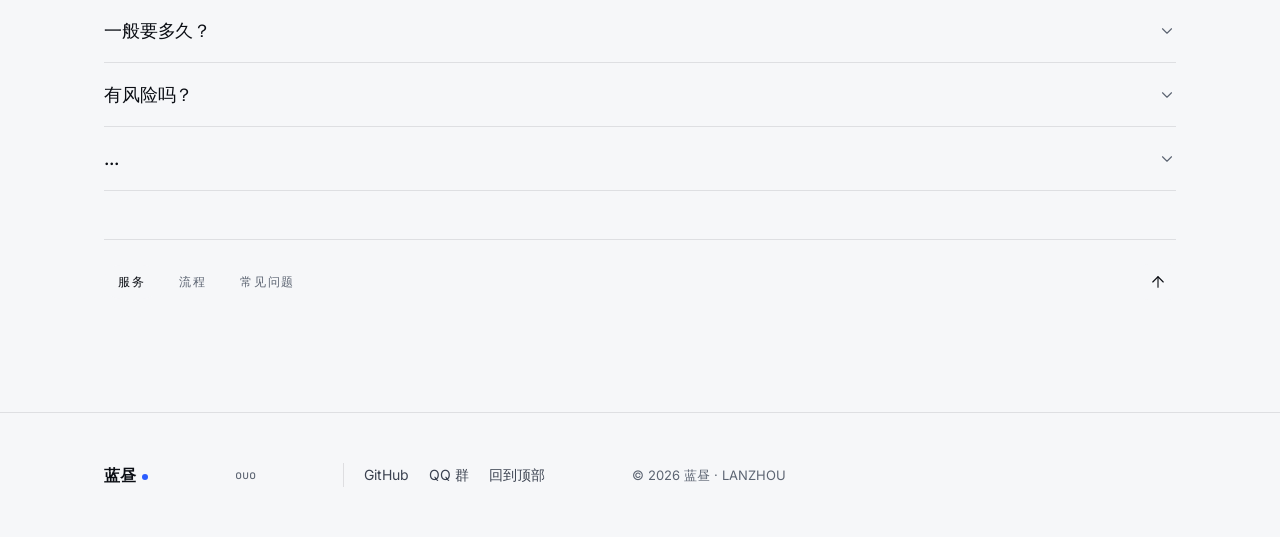
<file: services/index.html>
<!DOCTYPE html><html lang="zh-CN" data-theme="light"><head><meta charset="utf-8"><meta name="viewport" content="width=device-width, initial-scale=1"><title>蓝昼ouo</title><meta name="description" content="在线接单：远程刷机 root 解锁 救砖 过环境"><meta name="color-scheme" content="light dark"><meta name="theme-color" content="#f6f7f9" media="(prefers-color-scheme: light)"><meta name="theme-color" content="#06080d" media="(prefers-color-scheme: dark)"><meta name="author" content="蓝昼"><meta property="og:title" content="服务"><meta property="og:description" content="在线接单：远程刷机 root 解锁 救砖 过环境"><meta property="og:type" content="website"><link rel="icon" type="image/svg+xml" href="/favicon.svg"><script>
      (function () {
        var root = document.documentElement;
        root.classList.add('js');
        try {
          var stored = localStorage.getItem('lz-theme');
          var theme =
            stored === 'light' || stored === 'dark'
              ? stored
              : window.matchMedia('(prefers-color-scheme: dark)').matches
                ? 'dark'
                : 'light';
          root.dataset.theme = theme;
        } catch (error) {
          /* keep the default light theme */
        }
      })();
    </script><meta name="astro-view-transitions-enabled" content="true"><meta name="astro-view-transitions-fallback" content="animate"><script type="module" src="/_astro/ClientRouter.astro_astro_type_script_index_0_lang.CYDbzu1r.js"></script><link rel="stylesheet" href="/_astro/Footer.B8YaAHz7.css"></head><body><a class="skip-link" href="#main">跳到主要内容</a><header data-astro-transition-persist="nav" class="nav" id="nav"><div class="container nav__inner"><a class="nav__logo" href="/" aria-label="蓝昼 · 回到首页">蓝昼<span class="nav__dot" aria-hidden="true"></span></a><nav class="nav__links" aria-label="主导航"><a class="nav__link" href="/">首页</a><a class="nav__link" href="/about">关于</a><a class="nav__link is-active" href="/services" aria-current="page">服务</a><a class="nav__link" href="/projects">项目</a><a class="nav__link" href="/devices">设备</a><a class="nav__link" href="/contact">联系</a><span class="nav__underline" aria-hidden="true"></span></nav><div class="nav__actions"><button class="icon-btn theme-toggle js-theme-toggle" type="button" aria-label="切换明暗主题" aria-pressed="false"><svg class="icon-sun" width="18" height="18" viewBox="0 0 24 24" fill="none" stroke="currentColor" stroke-width="1.5" stroke-linecap="round" stroke-linejoin="round" aria-hidden="true"><circle cx="12" cy="12" r="4" />
  <path d="M12 2v2" />
  <path d="M12 20v2" />
  <path d="m4.93 4.93 1.41 1.41" />
  <path d="m17.66 17.66 1.41 1.41" />
  <path d="M2 12h2" />
  <path d="M20 12h2" />
  <path d="m6.34 17.66-1.41 1.41" />
  <path d="m19.07 4.93-1.41 1.41" /></svg><svg class="icon-moon" width="18" height="18" viewBox="0 0 24 24" fill="none" stroke="currentColor" stroke-width="1.5" stroke-linecap="round" stroke-linejoin="round" aria-hidden="true"><path d="M20.985 12.486a9 9 0 1 1-9.473-9.472c.405-.022.617.46.402.803a6 6 0 0 0 8.268 8.268c.344-.215.825-.004.803.401" /></svg></button><button class="icon-btn nav__burger" id="navBurger" type="button" aria-label="打开菜单" aria-expanded="false" aria-controls="menuSheet"><span class="burger-lines" aria-hidden="true"><span></span><span></span></span></button></div></div></header><div class="menu-sheet" id="menuSheet"><a class="menu-sheet__link" style="--i:0" href="/">首页</a><a class="menu-sheet__link" style="--i:1" href="/about">关于</a><a class="menu-sheet__link is-active" style="--i:2" href="/services" aria-current="page">服务</a><a class="menu-sheet__link" style="--i:3" href="/projects">项目</a><a class="menu-sheet__link" style="--i:4" href="/devices">设备</a><a class="menu-sheet__link" style="--i:5" href="/contact">联系</a><div class="menu-sheet__foot"><span class="menu-sheet__foot-label">亮色 / 深色</span><button class="icon-btn theme-toggle js-theme-toggle" type="button" aria-label="切换明暗主题" aria-pressed="false"><svg class="icon-sun" width="18" height="18" viewBox="0 0 24 24" fill="none" stroke="currentColor" stroke-width="1.5" stroke-linecap="round" stroke-linejoin="round" aria-hidden="true"><circle cx="12" cy="12" r="4" />
  <path d="M12 2v2" />
  <path d="M12 20v2" />
  <path d="m4.93 4.93 1.41 1.41" />
  <path d="m17.66 17.66 1.41 1.41" />
  <path d="M2 12h2" />
  <path d="M20 12h2" />
  <path d="m6.34 17.66-1.41 1.41" />
  <path d="m19.07 4.93-1.41 1.41" /></svg><svg class="icon-moon" width="18" height="18" viewBox="0 0 24 24" fill="none" stroke="currentColor" stroke-width="1.5" stroke-linecap="round" stroke-linejoin="round" aria-hidden="true"><path d="M20.985 12.486a9 9 0 1 1-9.473-9.472c.405-.022.617.46.402.803a6 6 0 0 0 8.268 8.268c.344-.215.825-.004.803.401" /></svg></button></div></div><main id="main" tabindex="-1"><section><div class="container"><header class="page-head"><p class="eyebrow">服务</p><h1 class="page-head__title">我能帮你做什么</h1><p class="page-head__lede">在线接单：远程刷机 root 解锁 救砖 过环境</p></header><div class="page-body"><div id="services"><div class="services__grid"><article class="service-card" data-reveal style="--reveal-delay:0"><div class="service-card__icon"><svg width="20" height="20" viewBox="0 0 24 24" fill="none" stroke="currentColor" stroke-width="1.5" stroke-linecap="round" stroke-linejoin="round" aria-hidden="true"><path d="M15.914 4a1.5 1.5 0 00-2.474-1.561l-9 9A1.5 1.5 0 005.5 14h4.002a.5.5 0 01.471.666L8.086 20a1.5 1.5 0 002.475 1.56l9-9A1.5 1.5 0 0018.5 10h-3.997a.5.5 0 01-.472-.667z" /></svg></div><h2 class="card-title">刷机 / 系统升级</h2><p class="card-desc">远程刷机 救砖 9008 mtk</p><a class="service-card__link" href="/contact">加 QQ 咨询<svg width="14" height="14" viewBox="0 0 24 24" fill="none" stroke="currentColor" stroke-width="1.5" stroke-linecap="round" stroke-linejoin="round" aria-hidden="true"><path d="M5 12h14" />
  <path d="m12 5 7 7-7 7" /></svg></a></article><article class="service-card" data-reveal style="--reveal-delay:1"><div class="service-card__icon"><svg width="20" height="20" viewBox="0 0 24 24" fill="none" stroke="currentColor" stroke-width="1.5" stroke-linecap="round" stroke-linejoin="round" aria-hidden="true"><path d="M2.586 17.414A2 2 0 0 0 2 18.828V21a1 1 0 0 0 1 1h3a1 1 0 0 0 1-1v-1a1 1 0 0 1 1-1h1a1 1 0 0 0 1-1v-1a1 1 0 0 1 1-1h.172a2 2 0 0 0 1.414-.586l.814-.814a6.5 6.5 0 1 0-4-4z" />
  <circle cx="16.5" cy="7.5" r=".5" fill="currentColor" /></svg></div><h2 class="card-title">刷Root</h2><p class="card-desc">KernelSU/Folkpatch/sukisu ultra/临时root</p><a class="service-card__link" href="/contact">加 QQ 咨询<svg width="14" height="14" viewBox="0 0 24 24" fill="none" stroke="currentColor" stroke-width="1.5" stroke-linecap="round" stroke-linejoin="round" aria-hidden="true"><path d="M5 12h14" />
  <path d="m12 5 7 7-7 7" /></svg></a></article><article class="service-card" data-reveal style="--reveal-delay:2"><div class="service-card__icon"><svg width="20" height="20" viewBox="0 0 24 24" fill="none" stroke="currentColor" stroke-width="1.5" stroke-linecap="round" stroke-linejoin="round" aria-hidden="true"><circle cx="12" cy="12" r="10" />
  <path d="m4.93 4.93 4.24 4.24" />
  <path d="m14.83 9.17 4.24-4.24" />
  <path d="m14.83 14.83 4.24 4.24" />
  <path d="m9.17 14.83-4.24 4.24" />
  <circle cx="12" cy="12" r="4" /></svg></div><h2 class="card-title">救砖</h2><p class="card-desc">黑砖、无限重启、卡第一屏</p><a class="service-card__link" href="/contact">加 QQ 咨询<svg width="14" height="14" viewBox="0 0 24 24" fill="none" stroke="currentColor" stroke-width="1.5" stroke-linecap="round" stroke-linejoin="round" aria-hidden="true"><path d="M5 12h14" />
  <path d="m12 5 7 7-7 7" /></svg></a></article><article class="service-card" data-reveal style="--reveal-delay:0"><div class="service-card__icon"><svg width="20" height="20" viewBox="0 0 24 24" fill="none" stroke="currentColor" stroke-width="1.5" stroke-linecap="round" stroke-linejoin="round" aria-hidden="true"><path d="M20 13c0 5-3.5 7.5-7.66 8.95a1 1 0 0 1-.67-.01C7.5 20.5 4 18 4 13V6a1 1 0 0 1 1-1c2 0 4.5-1.2 6.24-2.72a1.17 1.17 0 0 1 1.52 0C14.51 3.81 17 5 19 5a1 1 0 0 1 1 1z" />
  <path d="m9 12 2 2 4-4" /></svg></div><h2 class="card-title">过环境 解决设备黑</h2><p class="card-desc">检测软件过不去？游戏报高风险？找我解决就行</p><a class="service-card__link" href="/contact">加 QQ 咨询<svg width="14" height="14" viewBox="0 0 24 24" fill="none" stroke="currentColor" stroke-width="1.5" stroke-linecap="round" stroke-linejoin="round" aria-hidden="true"><path d="M5 12h14" />
  <path d="m12 5 7 7-7 7" /></svg></a></article><article class="service-card" data-reveal style="--reveal-delay:1"><div class="service-card__icon"><svg width="20" height="20" viewBox="0 0 24 24" fill="none" stroke="currentColor" stroke-width="1.5" stroke-linecap="round" stroke-linejoin="round" aria-hidden="true"><path d="M12 20v2" />
  <path d="M12 2v2" />
  <path d="M17 20v2" />
  <path d="M17 2v2" />
  <path d="M2 12h2" />
  <path d="M2 17h2" />
  <path d="M2 7h2" />
  <path d="M20 12h2" />
  <path d="M20 17h2" />
  <path d="M20 7h2" />
  <path d="M7 20v2" />
  <path d="M7 2v2" />
  <rect x="4" y="4" width="16" height="16" rx="2" />
  <rect x="8" y="8" width="8" height="8" rx="1" /></svg></div><h2 class="card-title">内核编译 / KPM模块制作</h2><p class="card-desc">内核定制编译 4/5系刷ksu、KPM模块定制开发 著作：—— LANZHOUKPM 作者本人。</p><a class="service-card__link" href="/contact">加 QQ 咨询<svg width="14" height="14" viewBox="0 0 24 24" fill="none" stroke="currentColor" stroke-width="1.5" stroke-linecap="round" stroke-linejoin="round" aria-hidden="true"><path d="M5 12h14" />
  <path d="m12 5 7 7-7 7" /></svg></a></article><article class="service-card" data-reveal style="--reveal-delay:2"><div class="service-card__icon"><svg width="20" height="20" viewBox="0 0 24 24" fill="none" stroke="currentColor" stroke-width="1.5" stroke-linecap="round" stroke-linejoin="round" aria-hidden="true"><path d="m18 16 4-4-4-4" />
  <path d="m6 8-4 4 4 4" />
  <path d="m14.5 4-5 16" /></svg></div><h2 class="card-title">软件 / 脚本制作</h2><p class="card-desc">kotlin apk/sh脚本/magisk模块制作 均可找我定制</p><a class="service-card__link" href="/contact">加 QQ 咨询<svg width="14" height="14" viewBox="0 0 24 24" fill="none" stroke="currentColor" stroke-width="1.5" stroke-linecap="round" stroke-linejoin="round" aria-hidden="true"><path d="M5 12h14" />
  <path d="m12 5 7 7-7 7" /></svg></a></article></div><p class="services__note" data-reveal>方式：加QQ聊</p></div><div class="services-process" id="process" data-reveal><p class="eyebrow">服务流程</p><h2 class="section-title">接单</h2><p class="section-sub">可礼貌讲价 先付后刷 可走平台</p><div class="process"><div class="process__step"><span class="process__n">01</span><span class="process__title">沟通</span><span class="process__desc">说明机型与问题，确认目标与限制。</span></div><div class="process__step"><span class="process__n">02</span><span class="process__title">报价</span><span class="process__desc">按需收费 不乱报价 蓝昼人很好 可礼貌讲价</span></div><div class="process__step"><span class="process__n">03</span><span class="process__title">执行</span><span class="process__desc">远程或线下操作，关键步骤留痕可查。</span></div><div class="process__step"><span class="process__n">04</span><span class="process__title">售后</span><span class="process__desc">有问题提出来 一对一解决</span></div></div></div><div class="services-faq" id="faq" data-reveal><p class="eyebrow">常见问题</p><h2 class="section-title">你可能想问</h2><p class="section-sub">动手之前，这些先说清楚。</p><div class="faq"><details class="faq-item"><summary class="faq-item__q"><span>远程能搞定吗？需要我准备什么？</span><span class="faq-item__chevron" aria-hidden="true"><svg width="18" height="18" viewBox="0 0 24 24" fill="none" stroke="currentColor" stroke-width="1.5" stroke-linecap="round" stroke-linejoin="round" aria-hidden="true"><path d="m6 9 6 6 6-6" /></svg></span></summary><p class="faq-item__a">绝大多数问题都能远程：一台电脑加一根数据线即可，全程远程服务</p></details><details class="faq-item"><summary class="faq-item__q"><span>一般要多久？</span><span class="faq-item__chevron" aria-hidden="true"><svg width="18" height="18" viewBox="0 0 24 24" fill="none" stroke="currentColor" stroke-width="1.5" stroke-linecap="round" stroke-linejoin="round" aria-hidden="true"><path d="m6 9 6 6 6-6" /></svg></span></summary><p class="faq-item__a">按需求说明</p></details><details class="faq-item"><summary class="faq-item__q"><span>有风险吗？</span><span class="faq-item__chevron" aria-hidden="true"><svg width="18" height="18" viewBox="0 0 24 24" fill="none" stroke="currentColor" stroke-width="1.5" stroke-linecap="round" stroke-linejoin="round" aria-hidden="true"><path d="m6 9 6 6 6-6" /></svg></span></summary><p class="faq-item__a">本人玩机经验丰富 一般不会出问题 出问题包退款</p></details><details class="faq-item"><summary class="faq-item__q"><span>...</span><span class="faq-item__chevron" aria-hidden="true"><svg width="18" height="18" viewBox="0 0 24 24" fill="none" stroke="currentColor" stroke-width="1.5" stroke-linecap="round" stroke-linejoin="round" aria-hidden="true"><path d="m6 9 6 6 6-6" /></svg></span></summary><p class="faq-item__a">...</p></details></div></div><nav class="page-toc" aria-label="本页目录" data-toc><ul class="page-toc__list" role="list"><li><a class="page-toc__link" href="#services" data-toc-link="#services">服务</a></li><li><a class="page-toc__link" href="#process" data-toc-link="#process">流程</a></li><li><a class="page-toc__link" href="#faq" data-toc-link="#faq">常见问题</a></li></ul><button class="icon-btn page-toc__top" type="button" data-toc-top aria-label="回到顶部"><svg width="16" height="16" viewBox="0 0 24 24" fill="none" stroke="currentColor" stroke-width="1.5" stroke-linecap="round" stroke-linejoin="round" aria-hidden="true"><path d="m5 12 7-7 7 7" />
  <path d="M12 19V5" /></svg></button></nav></div></div></section></main><footer class="footer"><div class="container"><div class="footer__grid"><a class="footer__brand" href="/">蓝昼<span class="brand-dot" aria-hidden="true"></span></a><span class="footer__meta">ouo</span><div class="footer__links footer__links--routes"><a class="footer__link" href="https://github.com/LANZHOU-1" target="_blank" rel="noopener">GitHub</a><a class="footer__link" href="https://qm.qq.com/cgi-bin/qm/qr?k=FAzw1wKRV6R-6odhcSvSNSamWyo17o_5&amp;jump_from=webapi&amp;authKey=oeqmKlNpkUFIu+/Ma2nOqrueSHoh1JoUUSZ+VoMtCYi2a6aO78MT2yeQeweDq3gS" target="_blank" rel="noopener">QQ 群</a><button class="footer__link" type="button" data-toc-top>回到顶部</button></div><p class="footer__copy">© 2026 蓝昼 · LANZHOU</p></div></div></footer><div class="toast" id="toast" role="status" aria-live="polite"></div><script type="module" src="/_astro/BaseLayout.astro_astro_type_script_index_0_lang.CA8ISk42.js"></script></body></html>
</file>
<file: _astro/Footer.B8YaAHz7.css>
.astro-route-announcer{clip:rect(0 0 0 0);clip-path:inset(50%);white-space:nowrap;width:1px;height:1px;position:absolute;top:0;left:0;overflow:hidden}@font-face{font-family:Inter Variable;font-style:normal;font-display:swap;font-weight:100 900;src:url(/_astro/inter-cyrillic-ext-wght-normal.BOeWTOD4.woff2)format("woff2-variations");unicode-range:U+460-52F,U+1C80-1C8A,U+20B4,U+2DE0-2DFF,U+A640-A69F,U+FE2E-FE2F}@font-face{font-family:Inter Variable;font-style:normal;font-display:swap;font-weight:100 900;src:url(/_astro/inter-cyrillic-wght-normal.DqGufNeO.woff2)format("woff2-variations");unicode-range:U+301,U+400-45F,U+490-491,U+4B0-4B1,U+2116}@font-face{font-family:Inter Variable;font-style:normal;font-display:swap;font-weight:100 900;src:url(/_astro/inter-greek-ext-wght-normal.DlzME5K_.woff2)format("woff2-variations");unicode-range:U+1F??}@font-face{font-family:Inter Variable;font-style:normal;font-display:swap;font-weight:100 900;src:url(/_astro/inter-greek-wght-normal.CkhJZR-_.woff2)format("woff2-variations");unicode-range:U+370-377,U+37A-37F,U+384-38A,U+38C,U+38E-3A1,U+3A3-3FF}@font-face{font-family:Inter Variable;font-style:normal;font-display:swap;font-weight:100 900;src:url(/_astro/inter-vietnamese-wght-normal.CBcvBZtf.woff2)format("woff2-variations");unicode-range:U+102-103,U+110-111,U+128-129,U+168-169,U+1A0-1A1,U+1AF-1B0,U+300-301,U+303-304,U+308-309,U+323,U+329,U+1EA0-1EF9,U+20AB}@font-face{font-family:Inter Variable;font-style:normal;font-display:swap;font-weight:100 900;src:url(/_astro/inter-latin-ext-wght-normal.DO1Apj_S.woff2)format("woff2-variations");unicode-range:U+100-2BA,U+2BD-2C5,U+2C7-2CC,U+2CE-2D7,U+2DD-2FF,U+304,U+308,U+329,U+1D00-1DBF,U+1E00-1E9F,U+1EF2-1EFF,U+2020,U+20A0-20AB,U+20AD-20C0,U+2113,U+2C60-2C7F,U+A720-A7FF}@font-face{font-family:Inter Variable;font-style:normal;font-display:swap;font-weight:100 900;src:url(/_astro/inter-latin-wght-normal.Dx4kXJAl.woff2)format("woff2-variations");unicode-range:U+??,U+131,U+152-153,U+2BB-2BC,U+2C6,U+2DA,U+2DC,U+304,U+308,U+329,U+2000-206F,U+20AC,U+2122,U+2191,U+2193,U+2212,U+2215,U+FEFF,U+FFFD}@font-face{font-family:JetBrains Mono;font-style:normal;font-display:swap;font-weight:400;src:url([data-uri])format("woff2"),url([data-uri])format("woff");unicode-range:U+460-52F,U+1C80-1C8A,U+20B4,U+2DE0-2DFF,U+A640-A69F,U+FE2E-FE2F}@font-face{font-family:JetBrains Mono;font-style:normal;font-display:swap;font-weight:400;src:url(/_astro/jetbrains-mono-cyrillic-400-normal.BEIGL1Tu.woff2)format("woff2"),url(/_astro/jetbrains-mono-cyrillic-400-normal.ugxPyKxw.woff)format("woff");unicode-range:U+301,U+400-45F,U+490-491,U+4B0-4B1,U+2116}@font-face{font-family:JetBrains Mono;font-style:normal;font-display:swap;font-weight:400;src:url(/_astro/jetbrains-mono-greek-400-normal.C190GLew.woff2)format("woff2"),url(/_astro/jetbrains-mono-greek-400-normal.B9oWc5Lo.woff)format("woff");unicode-range:U+370-377,U+37A-37F,U+384-38A,U+38C,U+38E-3A1,U+3A3-3FF}@font-face{font-family:JetBrains Mono;font-style:normal;font-display:swap;font-weight:400;src:url([data-uri])format("woff2"),url(/_astro/jetbrains-mono-vietnamese-400-normal.CqNFfHCs.woff)format("woff");unicode-range:U+102-103,U+110-111,U+128-129,U+168-169,U+1A0-1A1,U+1AF-1B0,U+300-301,U+303-304,U+308-309,U+323,U+329,U+1EA0-1EF9,U+20AB}@font-face{font-family:JetBrains Mono;font-style:normal;font-display:swap;font-weight:400;src:url(/_astro/jetbrains-mono-latin-ext-400-normal.Bc8Ftmh3.woff2)format("woff2"),url(/_astro/jetbrains-mono-latin-ext-400-normal.fXTG6kC5.woff)format("woff");unicode-range:U+100-2BA,U+2BD-2C5,U+2C7-2CC,U+2CE-2D7,U+2DD-2FF,U+304,U+308,U+329,U+1D00-1DBF,U+1E00-1E9F,U+1EF2-1EFF,U+2020,U+20A0-20AB,U+20AD-20C0,U+2113,U+2C60-2C7F,U+A720-A7FF}@font-face{font-family:JetBrains Mono;font-style:normal;font-display:swap;font-weight:400;src:url(/_astro/jetbrains-mono-latin-400-normal.V6pRDFza.woff2)format("woff2"),url(/_astro/jetbrains-mono-latin-400-normal.6-qcROiO.woff)format("woff");unicode-range:U+??,U+131,U+152-153,U+2BB-2BC,U+2C6,U+2DA,U+2DC,U+304,U+308,U+329,U+2000-206F,U+20AC,U+2122,U+2191,U+2193,U+2212,U+2215,U+FEFF,U+FFFD}@font-face{font-family:JetBrains Mono;font-style:normal;font-display:swap;font-weight:500;src:url([data-uri])format("woff2"),url([data-uri])format("woff");unicode-range:U+460-52F,U+1C80-1C8A,U+20B4,U+2DE0-2DFF,U+A640-A69F,U+FE2E-FE2F}@font-face{font-family:JetBrains Mono;font-style:normal;font-display:swap;font-weight:500;src:url(/_astro/jetbrains-mono-cyrillic-500-normal.DmUKJPL_.woff2)format("woff2"),url(/_astro/jetbrains-mono-cyrillic-500-normal.DJqRU3vO.woff)format("woff");unicode-range:U+301,U+400-45F,U+490-491,U+4B0-4B1,U+2116}@font-face{font-family:JetBrains Mono;font-style:normal;font-display:swap;font-weight:500;src:url(/_astro/jetbrains-mono-greek-500-normal.JpySY46c.woff2)format("woff2"),url(/_astro/jetbrains-mono-greek-500-normal.D7SFKleX.woff)format("woff");unicode-range:U+370-377,U+37A-37F,U+384-38A,U+38C,U+38E-3A1,U+3A3-3FF}@font-face{font-family:JetBrains Mono;font-style:normal;font-display:swap;font-weight:500;src:url([data-uri])format("woff2"),url(/_astro/jetbrains-mono-vietnamese-500-normal.DNRqzVM1.woff)format("woff");unicode-range:U+102-103,U+110-111,U+128-129,U+168-169,U+1A0-1A1,U+1AF-1B0,U+300-301,U+303-304,U+308-309,U+323,U+329,U+1EA0-1EF9,U+20AB}@font-face{font-family:JetBrains Mono;font-style:normal;font-display:swap;font-weight:500;src:url(/_astro/jetbrains-mono-latin-ext-500-normal.Cut-4mMH.woff2)format("woff2"),url(/_astro/jetbrains-mono-latin-ext-500-normal.ckzbgY84.woff)format("woff");unicode-range:U+100-2BA,U+2BD-2C5,U+2C7-2CC,U+2CE-2D7,U+2DD-2FF,U+304,U+308,U+329,U+1D00-1DBF,U+1E00-1E9F,U+1EF2-1EFF,U+2020,U+20A0-20AB,U+20AD-20C0,U+2113,U+2C60-2C7F,U+A720-A7FF}@font-face{font-family:JetBrains Mono;font-style:normal;font-display:swap;font-weight:500;src:url(/_astro/jetbrains-mono-latin-500-normal.BWZEU5yA.woff2)format("woff2"),url(/_astro/jetbrains-mono-latin-500-normal.CJOVTJB7.woff)format("woff");unicode-range:U+??,U+131,U+152-153,U+2BB-2BC,U+2C6,U+2DA,U+2DC,U+304,U+308,U+329,U+2000-206F,U+20AC,U+2122,U+2191,U+2193,U+2212,U+2215,U+FEFF,U+FFFD}:root{color-scheme:light;--color-primary:#2a5cff;--color-primary-hover:#1f4fe0;--color-primary-pressed:#1a44c4;--color-on-primary:#fff;--color-primary-soft:#2a5cff0f;--color-link:#2a5cff;--color-focus-ring:#2a5cff73;--color-glow-accent:#2a5cff1f;--color-ink:#0b0e14;--color-body:#3b4250;--color-mute:#5c6472;--color-ash:#969eac;--color-canvas:#fff;--color-canvas-soft:#f6f7f9;--color-canvas-soft-2:#eef1f5;--color-surface-1:#fff;--color-surface-2:#f6f7f9;--color-surface-3:#eef1f5;--color-surface-4:#e6eaf0;--color-hairline:#0b0e141a;--color-hairline-strong:#0b0e142e;--color-success:#1e9e5a;--color-error:#d93025;--color-warning:#b4690e;--color-selection-bg:#2a5cff;--color-selection-fg:#fff;--font-sans:"Inter Variable", Inter, system-ui, -apple-system, "Segoe UI", "PingFang SC", "HarmonyOS Sans SC", "MiSans", "Microsoft YaHei UI", "Microsoft YaHei", sans-serif;--font-mono:"JetBrains Mono", "Cascadia Code", Consolas, "Courier New", monospace;--space-xxs:4px;--space-xs:8px;--space-sm:12px;--space-md:16px;--space-lg:24px;--space-xl:32px;--space-xxl:48px;--space-section:112px;--radius-xs:4px;--radius-sm:6px;--radius-md:8px;--radius-lg:12px;--radius-xl:16px;--radius-xxl:24px;--radius-pill:9999px;--shadow-sm:0 1px 2px #0b0e140a, 0 1px 1px #0b0e1408;--shadow-lift:0 10px 30px #0b0e1412;--shadow-modal:0 24px 64px #0b0e142e;--ease-system:cubic-bezier(.22, 1, .36, 1);--dur-fast:.15s;--dur-base:.2s;--dur-slow:.4s;--dur-theme:.35s;--dur-page-out:.15s;--dur-page-in:.32s;--dur-page-delay:70ms;--dur-nav-glide:.26s;--container-max:1120px;--nav-height:64px;--scrim:#06080d99}[data-theme=dark]{color-scheme:dark;--color-primary:#3d6af2;--color-primary-hover:#3563ea;--color-primary-pressed:#2e58dc;--color-on-primary:#fff;--color-primary-soft:#3d6af224;--color-link:#6e9bff;--color-focus-ring:#6e9bff80;--color-glow-accent:#3d6af233;--color-ink:#f1f4f9;--color-body:#b9c1ce;--color-mute:#8d96a8;--color-ash:#626b7c;--color-canvas:#0c1017;--color-canvas-soft:#06080d;--color-canvas-soft-2:#0c1017;--color-surface-1:#0c1017;--color-surface-2:#12161f;--color-surface-3:#171c26;--color-surface-4:#1d2330;--color-hairline:#ffffff17;--color-hairline-strong:#ffffff29;--color-selection-bg:#6e9bff;--color-selection-fg:#06080d;--shadow-sm:0 1px 2px #0006;--shadow-lift:0 10px 30px #00000073, 0 0 0 1px #3d6af238, 0 12px 32px #3d6af229;--shadow-modal:0 24px 64px #0009}*,:before,:after{box-sizing:border-box}*{margin:0}html{-webkit-text-size-adjust:100%;scroll-behavior:smooth;scroll-padding-top:calc(var(--nav-height) + 16px);background:var(--color-canvas-soft)}body{font-family:var(--font-sans);color:var(--color-body);background:var(--color-canvas-soft);-webkit-font-smoothing:antialiased;text-rendering:optimizelegibility;font-size:16px;line-height:1.75;overflow-x:hidden}img,svg,video{max-width:100%;display:block}button,input,textarea,select{font:inherit;color:inherit}button{cursor:pointer;background:0 0;border:0;padding:0}ul,ol{padding:0;list-style:none}a{color:var(--color-link);text-decoration:none}p a,.prose a{text-underline-offset:3px;text-decoration:underline 1px}h1,h2,h3,h4{color:var(--color-ink);text-wrap:balance;font-weight:600}p{text-wrap:pretty;max-width:68ch}strong{color:var(--color-ink);font-weight:600}code,kbd{font-family:var(--font-mono);background:var(--color-surface-3);border:1px solid var(--color-hairline);border-radius:var(--radius-xs);padding:1px 6px;font-size:.9em}:focus-visible{outline:2px solid var(--color-focus-ring);outline-offset:2px;border-radius:2px}#main:focus-visible{outline:none}::selection{background:var(--color-selection-bg);color:var(--color-selection-fg)}*{scrollbar-width:thin;scrollbar-color:var(--color-ash) transparent}::-webkit-scrollbar{width:10px;height:10px}::-webkit-scrollbar-track{background:0 0}::-webkit-scrollbar-thumb{background:var(--color-surface-4);border-radius:var(--radius-pill);border:2px solid var(--color-canvas-soft)}.container{width:100%;max-width:var(--container-max);margin-inline:auto;padding-inline:24px}.section{padding-block:var(--space-section)}.section--hairline{border-top:1px solid var(--color-hairline)}.section-head{margin-bottom:var(--space-xxl)}.eyebrow{font-family:var(--font-mono);letter-spacing:1.6px;text-transform:uppercase;color:var(--color-mute);align-items:center;gap:8px;font-size:12px;font-weight:500;display:inline-flex}.eyebrow:before{content:"//";color:var(--color-primary);font-weight:600}.section-title{letter-spacing:-.6px;color:var(--color-ink);margin-top:var(--space-sm);font-size:28px;font-weight:600;line-height:1.25}.section-sub{margin-top:var(--space-sm);color:var(--color-mute);max-width:62ch;font-size:18px;line-height:1.7}.page-head{padding-top:calc(var(--nav-height) + 64px);padding-bottom:var(--space-xl);border-bottom:1px solid var(--color-hairline)}.page-head__title{margin-top:var(--space-sm);letter-spacing:-2.2px;color:var(--color-ink);font-size:56px;font-weight:600;line-height:1.08}.page-head__lede{margin-top:var(--space-md);max-width:60ch;color:var(--color-mute);font-size:18px;line-height:1.7}.page-body{padding-top:var(--space-xxl);padding-bottom:var(--space-section)}.skip-link{z-index:100;background:var(--color-ink);color:var(--color-canvas);border-radius:var(--radius-md);transition:transform var(--dur-fast) var(--ease-system);padding:8px 14px;font-size:14px;position:fixed;top:8px;left:8px;transform:translateY(-200%)}.skip-link:focus-visible{transform:none}.visually-hidden{clip:rect(0 0 0 0);white-space:nowrap;border:0;width:1px;height:1px;margin:-1px;padding:0;position:absolute;overflow:hidden}@media (width<=768px){.container{padding-inline:20px}.section{padding-block:64px}.page-head{padding-top:calc(var(--nav-height) + 40px);padding-bottom:var(--space-lg)}.page-head__title{letter-spacing:-1.4px;font-size:40px}.page-body{padding-bottom:72px}}@media (width<=480px){.container{padding-inline:16px}}.btn{border-radius:var(--radius-md);white-space:nowrap;min-height:44px;transition:background-color var(--dur-fast) var(--ease-system), border-color var(--dur-fast) var(--ease-system), color var(--dur-fast) var(--ease-system), transform var(--dur-fast) var(--ease-system), box-shadow var(--dur-base) var(--ease-system);border:1px solid #0000;justify-content:center;align-items:center;gap:8px;padding:10px 18px;font-size:14px;font-weight:500;line-height:1.2;display:inline-flex}.btn svg{flex:none;width:16px;height:16px}.btn--primary{background:var(--color-primary);color:var(--color-on-primary)}.btn--primary:hover{background:var(--color-primary-hover);box-shadow:var(--shadow-lift);transform:translateY(-1px)}.btn--primary:active{background:var(--color-primary-pressed);box-shadow:none;transform:scale(.985)}.btn__arrow{transition:transform var(--dur-fast) var(--ease-system)}.btn:hover .btn__arrow{transform:translate(2px)}.btn--secondary{color:var(--color-ink);border-color:var(--color-hairline-strong);background:0 0}.btn--secondary:hover{background:var(--color-surface-2);border-color:var(--color-ink)}.btn--ghost{min-height:38px;color:var(--color-body);background:0 0;padding:8px 12px}.btn--ghost:hover{color:var(--color-ink);background:var(--color-surface-2)}.icon-btn{border-radius:var(--radius-md);background:var(--color-surface-2);width:36px;height:36px;color:var(--color-ink);transition:background-color var(--dur-base) var(--ease-system), color var(--dur-base) var(--ease-system), transform var(--dur-fast) var(--ease-system);justify-content:center;align-items:center;display:inline-flex;position:relative}.icon-btn:after{content:"";position:absolute;inset:-4px}.icon-btn:hover{background:var(--color-surface-3)}.icon-btn:active{transform:scale(.96)}.icon-btn svg{width:18px;height:18px}.theme-toggle{overflow:hidden}.theme-toggle svg{transition:opacity var(--dur-base) var(--ease-system), transform var(--dur-base) var(--ease-system);position:absolute;top:50%;left:50%}.theme-toggle .icon-sun{transform:translate(-50%,-50%)}.theme-toggle .icon-moon{opacity:0;transform:translate(-50%,-50%)rotate(-40deg)scale(.7)}[data-theme=dark] .theme-toggle .icon-sun{opacity:0;transform:translate(-50%,-50%)rotate(40deg)scale(.7)}[data-theme=dark] .theme-toggle .icon-moon{opacity:1;transform:translate(-50%,-50%)}.tag{height:24px;font-family:var(--font-mono);letter-spacing:1.6px;text-transform:uppercase;color:var(--color-mute);background:var(--color-surface-2);border-radius:var(--radius-pill);white-space:nowrap;align-items:center;gap:6px;padding:0 10px;font-size:12px;font-weight:500;display:inline-flex}.tags{gap:var(--space-xs);flex-wrap:wrap;display:flex}.tag--accent{color:var(--color-primary);background:var(--color-primary-soft)}[data-theme=dark] .tag--accent{color:var(--color-link)}.status-pill{font-family:var(--font-mono);letter-spacing:1.6px;color:var(--color-body);background:var(--color-surface-1);border:1px solid var(--color-hairline);border-radius:var(--radius-pill);cursor:pointer;transition:background-color var(--dur-base) var(--ease-system), border-color var(--dur-base) var(--ease-system), color var(--dur-base) var(--ease-system);align-items:center;gap:8px;padding:6px 14px;font-size:12px;font-weight:500;line-height:1.4;display:inline-flex;position:relative}.status-pill:hover{color:var(--color-ink);background:var(--color-surface-2);border-color:var(--color-hairline-strong)}.status-pill__dot{border-radius:var(--radius-pill);background:var(--color-primary);width:6px;height:6px;animation:2s ease-in-out infinite status-pulse}.tool-grid{gap:var(--space-sm);margin-top:var(--space-lg);grid-template-columns:repeat(4,minmax(0,1fr));padding:0;list-style:none;display:grid}.tool-tile{text-align:center;color:var(--color-ink);background:var(--color-surface-1);border:1px solid var(--color-hairline);border-radius:var(--radius-md);transition:transform var(--dur-base) var(--ease-system), border-color var(--dur-base) var(--ease-system), box-shadow var(--dur-base) var(--ease-system);flex-direction:column;align-items:center;gap:10px;padding:14px 12px;display:flex}.tool-tile:hover{border-color:var(--color-hairline-strong);box-shadow:var(--shadow-lift);transform:translateY(-2px)}.tool-tile__icon{color:var(--color-mute);transition:color var(--dur-base) var(--ease-system);display:inline-flex}.tool-tile:hover .tool-tile__icon{color:var(--color-primary)}.tool-tile__name{color:var(--color-ink);font-size:14px;line-height:1.7}.device-filter{margin-bottom:var(--space-lg);scrollbar-width:none;align-items:center;gap:6px;display:flex;overflow-x:auto}.device-filter::-webkit-scrollbar{display:none}.pill-tab{white-space:nowrap;color:var(--color-body);border-radius:var(--radius-pill);cursor:pointer;transition:background-color var(--dur-fast) var(--ease-system), color var(--dur-fast) var(--ease-system);background:0 0;flex:none;align-items:center;padding:6px 14px;font-size:14px;font-weight:400;line-height:1.7;display:inline-flex}.pill-tab:hover{color:var(--color-ink)}.pill-tab[aria-pressed=true]{color:var(--color-ink);background:var(--color-surface-2)}.faq{margin-top:var(--space-xl)}.faq-item{border-top:1px solid var(--color-hairline);padding:18px 0}.faq-item:last-child{border-bottom:1px solid var(--color-hairline)}.faq-item__q{justify-content:space-between;align-items:center;gap:var(--space-md);letter-spacing:-.15px;color:var(--color-ink);cursor:pointer;font-size:18px;font-weight:500;line-height:1.5;list-style:none;display:flex}.faq-item__q::-webkit-details-marker{display:none}.faq-item__chevron{color:var(--color-mute);transition:transform var(--dur-base) var(--ease-system);flex:none;display:inline-flex}.faq-item[open] .faq-item__chevron{transform:rotate(180deg)}.faq-item__a{max-width:68ch;margin-top:var(--space-sm);color:var(--color-body);font-size:16px;line-height:1.75}.clock-strip{margin-top:var(--space-xxl);border-top:1px solid var(--color-hairline);font-family:var(--font-mono);color:var(--color-mute);font-variant-numeric:tabular-nums;padding:14px 0;font-size:13px;line-height:1.7}.card{background:var(--color-surface-1);border:1px solid var(--color-hairline);border-radius:var(--radius-lg);box-shadow:var(--shadow-sm);padding:24px}.card-title{letter-spacing:-.4px;color:var(--color-ink);font-size:22px;font-weight:600;line-height:1.3}.card-desc{color:var(--color-mute);font-size:14px;line-height:1.7}.service-card{background:var(--color-surface-1);border:1px solid var(--color-hairline);border-radius:var(--radius-lg);box-shadow:var(--shadow-sm);transition:transform var(--dur-base) var(--ease-system), box-shadow var(--dur-base) var(--ease-system), border-color var(--dur-base) var(--ease-system);flex-direction:column;gap:12px;padding:24px;display:flex;position:relative}.service-card:hover{border-color:var(--color-hairline-strong);box-shadow:var(--shadow-lift);transform:translateY(-3px)}.service-card__icon{border-radius:var(--radius-md);background:var(--color-surface-2);width:36px;height:36px;color:var(--color-mute);transition:background-color var(--dur-base) var(--ease-system), color var(--dur-base) var(--ease-system);place-items:center;display:grid}.service-card__icon svg{width:20px;height:20px}.service-card:hover .service-card__icon{background:var(--color-primary-soft);color:var(--color-primary)}[data-theme=dark] .service-card:hover .service-card__icon{color:var(--color-link)}.service-card__link{font-family:var(--font-mono);letter-spacing:.4px;color:var(--color-link);align-items:center;gap:6px;margin-top:auto;padding-top:10px;font-size:12px;display:inline-flex}.service-card__link svg{width:14px;height:14px;transition:transform var(--dur-fast) var(--ease-system)}.service-card:hover .service-card__link svg{transform:translate(3px)}.project-card{background:var(--color-surface-1);border:1px solid var(--color-hairline);border-radius:var(--radius-lg);box-shadow:var(--shadow-sm);transition:background-color var(--dur-base) var(--ease-system), transform var(--dur-base) var(--ease-system), box-shadow var(--dur-base) var(--ease-system), border-color var(--dur-base) var(--ease-system);flex-direction:column;gap:14px;padding:28px;display:flex}.project-card:hover{background:var(--color-surface-2);border-color:var(--color-hairline-strong);box-shadow:var(--shadow-lift);transform:translateY(-3px)}.project-card__head{flex-wrap:wrap;align-items:center;gap:10px;display:flex}.project-card__name{letter-spacing:-.4px;color:var(--color-ink);font-size:22px;font-weight:600}.project-card__tagline{font-family:var(--font-mono);letter-spacing:.2px;color:var(--color-mute);font-size:13px}.project-card__actions{flex-wrap:wrap;gap:10px;margin-top:auto;padding-top:10px;display:flex}.project-card__stars{font-family:var(--font-mono);color:var(--color-mute);align-items:center;gap:5px;font-size:12px;display:inline-flex}.device-row{border-top:1px solid var(--color-hairline);border-radius:var(--radius-md);transition:background-color var(--dur-fast) var(--ease-system);grid-template-columns:minmax(0,1.5fr) minmax(0,.9fr) minmax(0,1fr);align-items:center;gap:12px;padding:14px 18px;display:grid}.device-row:last-child{border-bottom:1px solid var(--color-hairline)}.device-row:hover{background:var(--color-surface-2)}.device-row__name{color:var(--color-ink);font-weight:500}.device-row__role,.device-row__note{font-family:var(--font-mono);color:var(--color-mute);font-size:13px}.device-ledger__head{font-family:var(--font-mono);letter-spacing:1.6px;text-transform:uppercase;color:var(--color-mute);grid-template-columns:minmax(0,1.5fr) minmax(0,.9fr) minmax(0,1fr);gap:12px;padding:0 18px 10px;font-size:12px;font-weight:500;display:grid}.copy-btn{min-height:32px;color:var(--color-body);background:var(--color-surface-2);border:1px solid var(--color-hairline);border-radius:var(--radius-sm);transition:background-color var(--dur-fast) var(--ease-system), border-color var(--dur-fast) var(--ease-system), color var(--dur-fast) var(--ease-system);align-items:center;gap:6px;padding:6px 12px;font-size:14px;font-weight:500;display:inline-flex}.copy-btn:hover{color:var(--color-ink);border-color:var(--color-hairline-strong)}.copy-btn svg{width:14px;height:14px}.copy-btn__done,.copy-btn .icon-check,.copy-btn.is-copied .copy-btn__idle,.copy-btn.is-copied .icon-copy{display:none}.copy-btn.is-copied .copy-btn__done,.copy-btn.is-copied .icon-check,.icon-copy,.icon-check{display:inline-flex}.copy-btn.is-copied{color:var(--color-primary);background:var(--color-primary-soft);border-color:#0000}[data-theme=dark] .copy-btn.is-copied{color:var(--color-link)}@media (width<=768px){.copy-btn{min-height:44px}}.toast{z-index:80;font-family:var(--font-mono);color:var(--color-canvas);background:var(--color-ink);border-radius:var(--radius-md);box-shadow:var(--shadow-modal);opacity:0;pointer-events:none;transition:opacity .18s var(--ease-system), transform .22s var(--ease-system);padding:10px 16px;font-size:13px;position:fixed;bottom:28px;left:50%;transform:translate(-50%,16px)}[data-theme=dark] .toast{color:var(--color-canvas-soft)}.toast.is-visible{opacity:1;transform:translate(-50%)}.qr-frame{border:1px solid var(--color-hairline);border-radius:var(--radius-md);cursor:zoom-in;transition:transform var(--dur-base) var(--ease-system), box-shadow var(--dur-base) var(--ease-system);background:#fff;padding:10px;display:inline-block}.qr-frame:hover{box-shadow:var(--shadow-lift);transform:translateY(-2px)}.qr-frame img{border-radius:var(--radius-xs);width:180px;height:180px}dialog.qr-modal{width:fit-content;max-width:min(92vw,400px);color:var(--color-body);background:var(--color-surface-1);border:1px solid var(--color-hairline);border-radius:var(--radius-xl);box-shadow:var(--shadow-modal);margin:auto;padding:0;position:fixed;inset:0}.qr-modal__inner{padding:20px 20px 16px;position:relative}dialog.qr-modal::backdrop{background:var(--scrim);backdrop-filter:blur(8px)}dialog.qr-modal[open]{animation:qr-modal-in .2s var(--ease-system)}@keyframes qr-modal-in{0%{opacity:0;transform:scale(.96)}to{opacity:1;transform:none}}.qr-modal img{border-radius:var(--radius-xs);width:320px;max-width:100%;height:auto}.qr-modal__close{position:absolute;top:10px;right:10px}.qr-modal__caption{text-align:center;font-family:var(--font-mono);letter-spacing:.4px;color:var(--color-mute);margin-top:12px;font-size:12px}@media (width<=480px){.qr-frame img{width:148px;height:148px}}.nav{z-index:50;height:var(--nav-height);transition:background-color var(--dur-base) var(--ease-system), border-color var(--dur-base) var(--ease-system);background:0 0;border-bottom:1px solid #0000;position:fixed;top:0;left:0;right:0}.nav.is-scrolled{background:var(--color-canvas-soft);border-bottom-color:var(--color-hairline)}@supports (background:color-mix(in srgb, red 50%, transparent)){.nav.is-scrolled{background:color-mix(in srgb, var(--color-canvas-soft) 88%, transparent);backdrop-filter:blur(12px)}}.nav__inner{align-items:center;gap:24px;height:100%;display:flex}.nav__logo{letter-spacing:-.15px;color:var(--color-ink);align-items:center;gap:6px;font-size:18px;font-weight:600;display:inline-flex}.nav__logo:hover{text-decoration:none}.nav__dot,.brand-dot{background:var(--color-primary);border-radius:50%;width:6px;height:6px;margin-top:4px;display:inline-block}.nav__links{align-items:center;gap:2px;margin-left:auto;display:flex;position:relative}.nav__link{height:44px;color:var(--color-body);border-radius:var(--radius-sm);transition:color var(--dur-fast) var(--ease-system);align-items:center;padding:0 12px;font-size:14px;display:inline-flex}.nav__link:hover{color:var(--color-ink);text-decoration:none}.nav__link.is-active{color:var(--color-ink)}.nav__underline{background:var(--color-primary);opacity:0;width:0;height:2px;transition:transform var(--dur-nav-glide) var(--ease-system), width var(--dur-nav-glide) var(--ease-system), opacity .15s var(--ease-system);border-radius:2px;position:absolute;bottom:4px;left:0}.nav__underline.is-instant{transition:none}.nav__actions{align-items:center;gap:10px;display:flex}.nav__burger{display:none}.burger-lines{width:18px;height:12px;display:block;position:relative}.burger-lines span{width:100%;height:2px;transition:top var(--dur-base) var(--ease-system), transform var(--dur-base) var(--ease-system);background:currentColor;border-radius:2px;position:absolute;left:0}.burger-lines span:first-child{top:0}.burger-lines span:last-child{top:10px}.nav__burger[aria-expanded=true] .burger-lines span:first-child{top:5px;transform:rotate(45deg)}.nav__burger[aria-expanded=true] .burger-lines span:last-child{top:5px;transform:rotate(-45deg)}@media (width<=768px){.nav__links{display:none}.nav__burger{display:inline-flex}}.menu-sheet{z-index:45;padding:calc(var(--nav-height) + 28px) 24px 36px;background:var(--color-canvas-soft);opacity:0;pointer-events:none;transition:opacity var(--dur-base) var(--ease-system), transform var(--dur-base) var(--ease-system);flex-direction:column;display:flex;position:fixed;inset:0;transform:translateY(-8px)}.menu-sheet.is-open{opacity:1;pointer-events:auto;transform:none}.menu-sheet__link{letter-spacing:-.6px;color:var(--color-ink);border-bottom:1px solid var(--color-hairline);opacity:0;transition:opacity .3s var(--ease-system), transform .3s var(--ease-system);transition-delay:calc(var(--i,0) * 40ms);justify-content:space-between;align-items:center;gap:16px;padding:14px 0;font-size:28px;font-weight:600;display:flex;transform:translateY(8px)}.menu-sheet__link.is-active:after{content:"";background:var(--color-primary);border-radius:50%;flex:none;width:6px;height:6px}.menu-sheet.is-open .menu-sheet__link{opacity:1;transform:none}.menu-sheet__foot{justify-content:space-between;align-items:center;margin-top:auto;padding-top:24px;display:flex}.menu-sheet__foot-label{font-family:var(--font-mono);letter-spacing:1.6px;text-transform:uppercase;color:var(--color-mute);font-size:12px}body.no-scroll{overflow:hidden}@media (width>=769px){.menu-sheet{display:none}}.page-toc{align-items:center;gap:var(--space-lg);margin-top:var(--space-xxl);padding-top:var(--space-lg);border-top:1px solid var(--color-hairline);display:flex}.page-toc__list{scrollbar-width:none;align-items:center;gap:6px;min-width:0;margin:0;padding:0;list-style:none;display:flex;overflow-x:auto}.page-toc__list::-webkit-scrollbar{display:none}.page-toc__link{height:34px;font-family:var(--font-mono);letter-spacing:1.6px;white-space:nowrap;color:var(--color-mute);border-radius:var(--radius-pill);transition:background-color var(--dur-fast) var(--ease-system), color var(--dur-fast) var(--ease-system);align-items:center;padding:0 14px;font-size:12px;font-weight:500;display:inline-flex;position:relative}.page-toc__link:after{content:"";position:absolute;inset:-5px -3px}.page-toc__link:hover{color:var(--color-ink);background:var(--color-surface-2);text-decoration:none}.page-toc__link.is-active{color:var(--color-ink);background:var(--color-surface-2)}.page-toc__top{flex:none;margin-left:auto}.footer{background:var(--color-canvas-soft);border-top:1px solid var(--color-hairline);padding:48px 0}.footer__grid{flex-wrap:wrap;justify-content:space-between;align-items:center;gap:20px 28px;display:flex}.footer__brand{color:var(--color-ink);align-items:center;gap:6px;font-weight:600;display:inline-flex}.footer__meta{font-family:var(--font-mono);letter-spacing:.2px;color:var(--color-mute);font-size:12px}.footer__links{flex-wrap:wrap;align-items:center;gap:18px;display:flex}.footer__links--routes{border-left:1px solid var(--color-hairline);gap:20px;padding-left:20px}.footer__link{color:var(--color-body);transition:color var(--dur-fast) var(--ease-system);font-size:14px}.footer__link:hover{color:var(--color-ink);text-decoration:none}.footer__copy{width:100%;color:var(--color-mute);font-size:13px}@media (width<=768px){.footer__grid{flex-direction:column;align-items:flex-start}.footer__links--routes{border-left:0;padding-left:0}.page-toc{gap:var(--space-md);margin-top:var(--space-xl)}.page-toc__list{padding-right:var(--space-lg)}.page-toc__link{height:36px}.pill-tab,.status-pill{min-height:44px}}.hero{padding:calc(var(--nav-height) + 72px) 0 96px;position:relative;overflow:hidden}.hero__grid-bg{background-image:radial-gradient(circle, var(--color-hairline) 1px, transparent 1.2px);opacity:.6;pointer-events:none;background-size:24px 24px;position:absolute;inset:0;-webkit-mask-image:radial-gradient(720px 520px at 82% 6%,#000 0%,#0000 70%);mask-image:radial-gradient(720px 520px at 82% 6%,#000 0%,#0000 70%)}.hero__glow{background:radial-gradient(circle, var(--color-glow-accent) 0%, transparent 65%);pointer-events:none;width:520px;height:520px;position:absolute;top:6%;right:2%}.hero__inner{grid-template-columns:minmax(0,7fr) minmax(0,5fr);align-items:center;gap:56px;display:grid;position:relative}.eyebrow--cursor:after{content:"";background:var(--color-primary);width:8px;height:14px;margin-left:2px;animation:1s step-end infinite blink}.hero__title{letter-spacing:-.04em;color:var(--color-ink);margin-top:18px;font-size:clamp(48px,7.4vw,72px);font-weight:600;line-height:1.04}.hero__latin{font-family:var(--font-mono);letter-spacing:.44em;text-transform:uppercase;color:var(--color-mute);margin-top:12px;font-size:clamp(13px,1.6vw,15px);font-weight:500;display:block}.hero__sub{max-width:52ch;color:var(--color-mute);margin-top:22px;font-size:18px;line-height:1.8}.hero__cta{flex-wrap:wrap;gap:12px;margin-top:30px;display:flex}.hero__status{margin-top:24px}.hero__status+.hero__cta{margin-top:22px}.hero__stats{border-top:1px solid var(--color-hairline);margin-top:44px;padding-top:18px;display:flex}.hero__stat{border-right:1px solid var(--color-hairline);margin-right:24px;padding-right:24px}.hero__stat:last-child{border-right:0;margin-right:0;padding-right:0}.hero__stat-value{font-family:var(--font-mono);color:var(--color-ink);font-variant-numeric:tabular-nums;font-size:15px;font-weight:500}.hero__stat-label{color:var(--color-mute);margin-top:2px;font-size:13px}.terminal{background:var(--color-surface-1);border:1px solid var(--color-hairline);border-radius:var(--radius-lg);box-shadow:var(--shadow-sm);font-family:var(--font-mono);position:relative;overflow:hidden}.terminal__bar{background:var(--color-surface-2);border-bottom:1px solid var(--color-hairline);align-items:center;gap:8px;padding:10px 14px;display:flex}.terminal__dot{background:var(--color-surface-4);border-radius:50%;width:10px;height:10px}.terminal__dot--accent{background:var(--color-primary)}.terminal__title{letter-spacing:.4px;color:var(--color-mute);margin-left:6px;font-size:12px}.terminal__body{min-height:236px;color:var(--color-body);padding:18px 20px 22px;font-size:13px;line-height:1.9}.terminal__line{white-space:pre-wrap;word-break:break-word}.t-prompt{color:var(--color-ash)}.t-cmd{color:var(--color-ink)}.t-out{color:var(--color-mute)}.t-accent{color:var(--color-primary)}[data-theme=dark] .t-accent{color:var(--color-link)}.terminal__cursor{vertical-align:-2px;background:var(--color-primary);width:8px;height:15px;margin-left:2px;animation:1s step-end infinite blink;display:inline-block}.marquee{border-top:1px solid var(--color-hairline);border-bottom:1px solid var(--color-hairline);padding:14px 0;overflow:hidden}.marquee__track{width:max-content;animation:40s linear infinite marquee;display:flex}.marquee:hover .marquee__track,.marquee:focus-within .marquee__track{animation-play-state:paused}.marquee__item{font-family:var(--font-mono);letter-spacing:1.6px;text-transform:uppercase;color:var(--color-mute);white-space:nowrap;align-items:center;gap:28px;padding-right:28px;font-size:12px;font-weight:500;display:inline-flex}.marquee__sep{color:var(--color-ash)}.about__grid{grid-template-columns:minmax(0,7fr) minmax(0,5fr);align-items:start;gap:64px;display:grid}.about__prose p+p{margin-top:16px}.about__facts{flex-direction:column;display:flex}.fact{border-top:1px solid var(--color-hairline);grid-template-columns:92px minmax(0,1fr);gap:16px;padding:12px 0;display:grid}.fact:last-child{border-bottom:1px solid var(--color-hairline)}.fact__label{font-family:var(--font-mono);letter-spacing:1.6px;text-transform:uppercase;color:var(--color-mute);padding-top:3px;font-size:12px}.fact__value{color:var(--color-ink);font-size:15px}.services__grid{grid-template-columns:repeat(3,minmax(0,1fr));gap:18px;display:grid}.services__note{font-family:var(--font-mono);letter-spacing:.2px;color:var(--color-mute);margin-top:22px;font-size:13px}.services-process,.services-faq{margin-top:var(--space-section)}.projects__grid{grid-template-columns:repeat(2,minmax(0,1fr));gap:18px;display:grid}.projects__foot{justify-content:space-between;align-items:center;gap:var(--space-lg);margin-top:var(--space-xl);padding-top:var(--space-xl);border-top:1px solid var(--color-hairline);flex-wrap:wrap;display:flex}.projects__note{max-width:56ch;color:var(--color-mute);font-size:14px;line-height:1.7}.devices__ledger{max-width:820px}.devices__note{margin-top:var(--space-lg);font-family:var(--font-mono);letter-spacing:.2px;color:var(--color-mute);font-size:13px}.device-row[hidden]{display:none}.notfound__links{flex-wrap:wrap;gap:10px;display:flex}.notfound .page-body{min-height:44vh}.contact__grid{grid-template-columns:minmax(0,5fr) minmax(0,7fr);align-items:start;gap:40px;display:grid}.contact-row{border-top:1px solid var(--color-hairline);grid-template-columns:92px minmax(0,1fr) auto;align-items:center;gap:16px;padding:14px 0;display:grid}.contact-row:last-child{border-bottom:1px solid var(--color-hairline)}.contact-row__label{font-family:var(--font-mono);letter-spacing:1.6px;text-transform:uppercase;color:var(--color-mute);font-size:12px}.contact-row__value{font-family:var(--font-mono);color:var(--color-ink);word-break:break-all;font-size:14px}.contact-row__hint{color:var(--color-mute);margin-top:3px;font-size:13px}.group-card{background:var(--color-primary-soft);border:1px solid var(--color-hairline);border-radius:var(--radius-lg);padding:28px}.group-card__name{letter-spacing:-.4px;color:var(--color-ink);font-size:22px;font-weight:600}.group-card__desc{color:var(--color-mute);max-width:46ch;margin-top:8px;font-size:14px;line-height:1.7}.group-card__actions{flex-wrap:wrap;gap:12px;margin-top:20px;display:flex}.group-card__qr{margin-top:24px}.group-card__qr-hint{font-family:var(--font-mono);letter-spacing:.4px;color:var(--color-mute);margin-top:10px;font-size:12px}.index-grid{gap:var(--space-lg);grid-template-columns:repeat(3,minmax(0,1fr));display:grid}.index-card{border:1px solid var(--color-hairline);border-radius:var(--radius-lg);background:var(--color-surface-1);min-height:176px;color:inherit;transition:transform var(--dur-base) var(--ease-system), border-color var(--dur-base) var(--ease-system), box-shadow var(--dur-base) var(--ease-system);flex-direction:column;gap:10px;padding:28px;display:flex}.index-card:hover{border-color:var(--color-hairline-strong);box-shadow:var(--shadow-lift);text-decoration:none;transform:translateY(-3px)}.index-card:active{transform:translateY(-1px)scale(.994)}.index-card__n{font-family:var(--font-mono);letter-spacing:1.6px;color:var(--color-ash);font-size:12px}.index-card__title{letter-spacing:-.4px;color:var(--color-ink);font-size:22px;font-weight:600;line-height:1.3}.index-card__desc{color:var(--color-body);font-size:14px;line-height:1.7}.index-card__go{color:var(--color-primary);align-items:center;gap:6px;margin-top:auto;padding-top:8px;font-size:14px;font-weight:500;display:inline-flex}.index-card__go svg{transition:transform var(--dur-base) var(--ease-system)}.index-card:hover .index-card__go svg{transform:translate(3px)}.about__toolchain{margin-top:var(--space-xxl);padding-top:var(--space-xl);border-top:1px solid var(--color-hairline)}.process{gap:var(--space-lg);margin-top:var(--space-xxl);padding-top:var(--space-xl);border-top:1px solid var(--color-hairline);grid-template-columns:repeat(4,minmax(0,1fr));display:grid}.process__step{flex-direction:column;gap:6px;display:flex}.process__n{font-family:var(--font-mono);letter-spacing:1.6px;color:var(--color-primary);font-size:12px}.process__title{color:var(--color-ink);font-size:16px;font-weight:600}.process__desc{color:var(--color-mute);font-size:14px;line-height:1.7}@media (width<=1024px){.services__grid,.tool-grid,.index-grid{grid-template-columns:repeat(2,minmax(0,1fr))}.process{gap:var(--space-xl) var(--space-lg);grid-template-columns:repeat(2,minmax(0,1fr))}.hero__inner{gap:40px}}@media (width<=900px){.hero__inner,.about__grid,.contact__grid,.projects__grid{grid-template-columns:minmax(0,1fr)}.hero__inner{gap:44px}.about__grid{gap:36px}}@media (width<=768px){.services__grid,.index-grid,.process{grid-template-columns:minmax(0,1fr)}.index-card{min-height:0;padding:22px}.hero{padding:calc(var(--nav-height) + 48px) 0 64px}.hero__stats{flex-wrap:wrap;gap:16px}.hero__stat{border-right:0;min-width:30%;margin-right:0;padding-right:0}.device-row,.device-ledger__head{grid-template-columns:minmax(0,1.4fr) minmax(0,1fr)}.device-row__note,.device-ledger__head span:last-child{display:none}.contact-row{grid-template-columns:minmax(0,1fr) auto;row-gap:6px}.contact-row__label{grid-column:1/-1}}@media (width<=480px){.terminal__body{font-size:12px}}@keyframes blink{0%,50%{opacity:1}50.01%,to{opacity:0}}@keyframes marquee{to{transform:translate(-50%)}}@keyframes status-pulse{0%,to{opacity:1;transform:scale(1)}50%{opacity:.55;transform:scale(1.45)}}@keyframes lz-page-out{to{opacity:0;transform:translateY(-6px)}}@keyframes lz-page-out-back{to{opacity:0;transform:translateY(6px)}}@keyframes lz-page-in{0%{opacity:0;transform:translateY(14px)}}@keyframes lz-page-in-back{0%{opacity:0;transform:translateY(-14px)}}::view-transition-old(root){animation:lz-page-out var(--dur-page-out) var(--ease-system) both}::view-transition-new(root){animation:lz-page-in var(--dur-page-in) var(--ease-system) var(--dur-page-delay) both}html[data-astro-transition=forward]::view-transition-old(root){animation:lz-page-out var(--dur-page-out) var(--ease-system) both}html[data-astro-transition=forward]::view-transition-new(root){animation:lz-page-in var(--dur-page-in) var(--ease-system) var(--dur-page-delay) both}html[data-astro-transition=back]::view-transition-old(root){animation:lz-page-out-back var(--dur-page-out) var(--ease-system) both}html[data-astro-transition=back]::view-transition-new(root){animation:lz-page-in-back var(--dur-page-in) var(--ease-system) var(--dur-page-delay) both}html.js [data-reveal]{opacity:0;transition:opacity var(--dur-slow) var(--ease-system), transform var(--dur-slow) var(--ease-system);transition-delay:calc(var(--reveal-delay,0) * 60ms);will-change:opacity, transform;transform:translateY(16px)}html.js [data-reveal].is-visible{opacity:1;will-change:auto;transform:none}html.js [data-reveal].is-instant{transition:none}html.theme-transition,html.theme-transition *,html.theme-transition :before,html.theme-transition :after{transition:background-color var(--dur-theme) var(--ease-system), border-color var(--dur-theme) var(--ease-system), color var(--dur-theme) var(--ease-system)!important}@media (prefers-reduced-motion:reduce){html{scroll-behavior:auto}*,:before,:after{transition-duration:.01ms!important;transition-delay:0s!important;animation-duration:.01ms!important;animation-iteration-count:1!important}html.js [data-reveal]{opacity:1;transform:none}.marquee__track{animation:none}::view-transition-group(root),::view-transition-old(root),::view-transition-new(root){mix-blend-mode:normal!important;animation:none!important}}@keyframes astroFadeInOut{0%{opacity:1}to{opacity:0}}@keyframes astroFadeIn{0%{opacity:0;mix-blend-mode:plus-lighter}to{opacity:1;mix-blend-mode:plus-lighter}}@keyframes astroFadeOut{0%{opacity:1;mix-blend-mode:plus-lighter}to{opacity:0;mix-blend-mode:plus-lighter}}@keyframes astroSlideFromRight{0%{transform:translate(100%)}}@keyframes astroSlideFromLeft{0%{transform:translate(-100%)}}@keyframes astroSlideToRight{to{transform:translate(100%)}}@keyframes astroSlideToLeft{to{transform:translate(-100%)}}@media (prefers-reduced-motion){::view-transition-group(*),::view-transition-old(*),::view-transition-new(*),[data-astro-transition-scope]{animation:none!important}}
</file>
